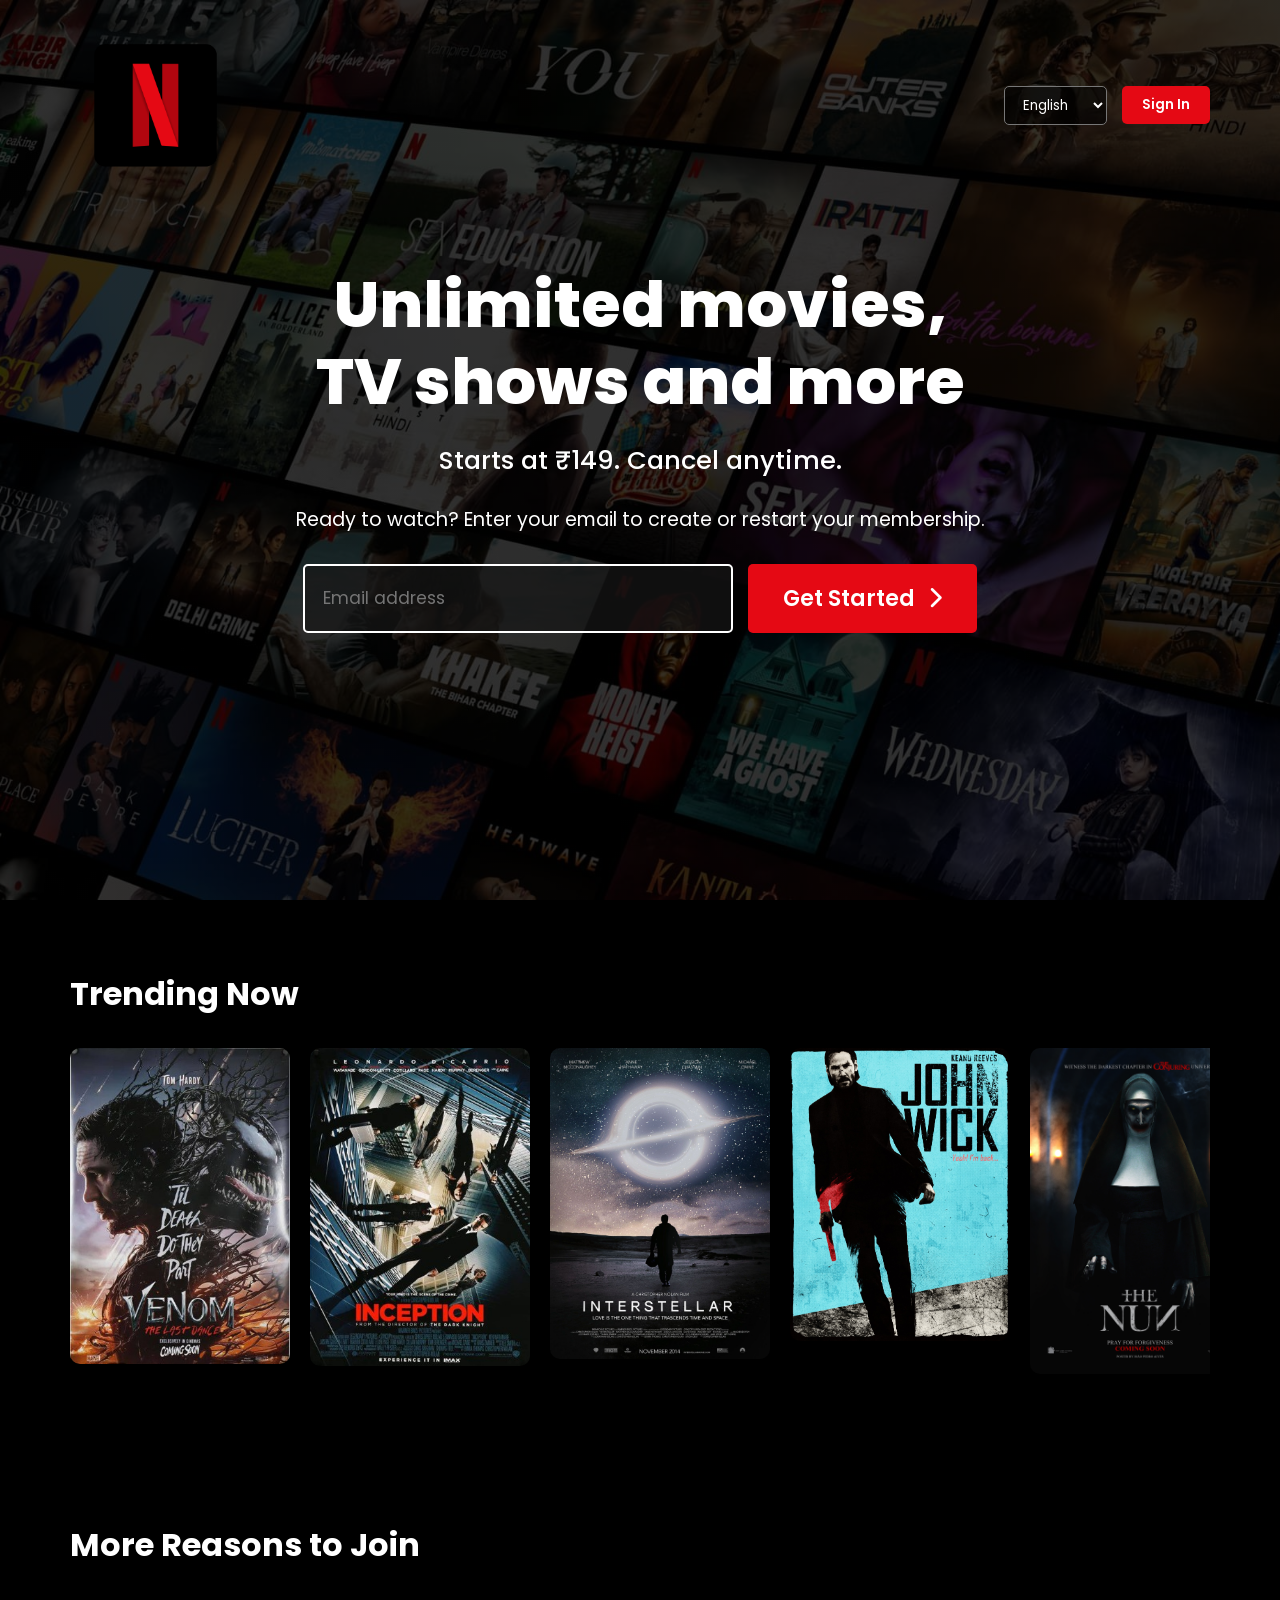
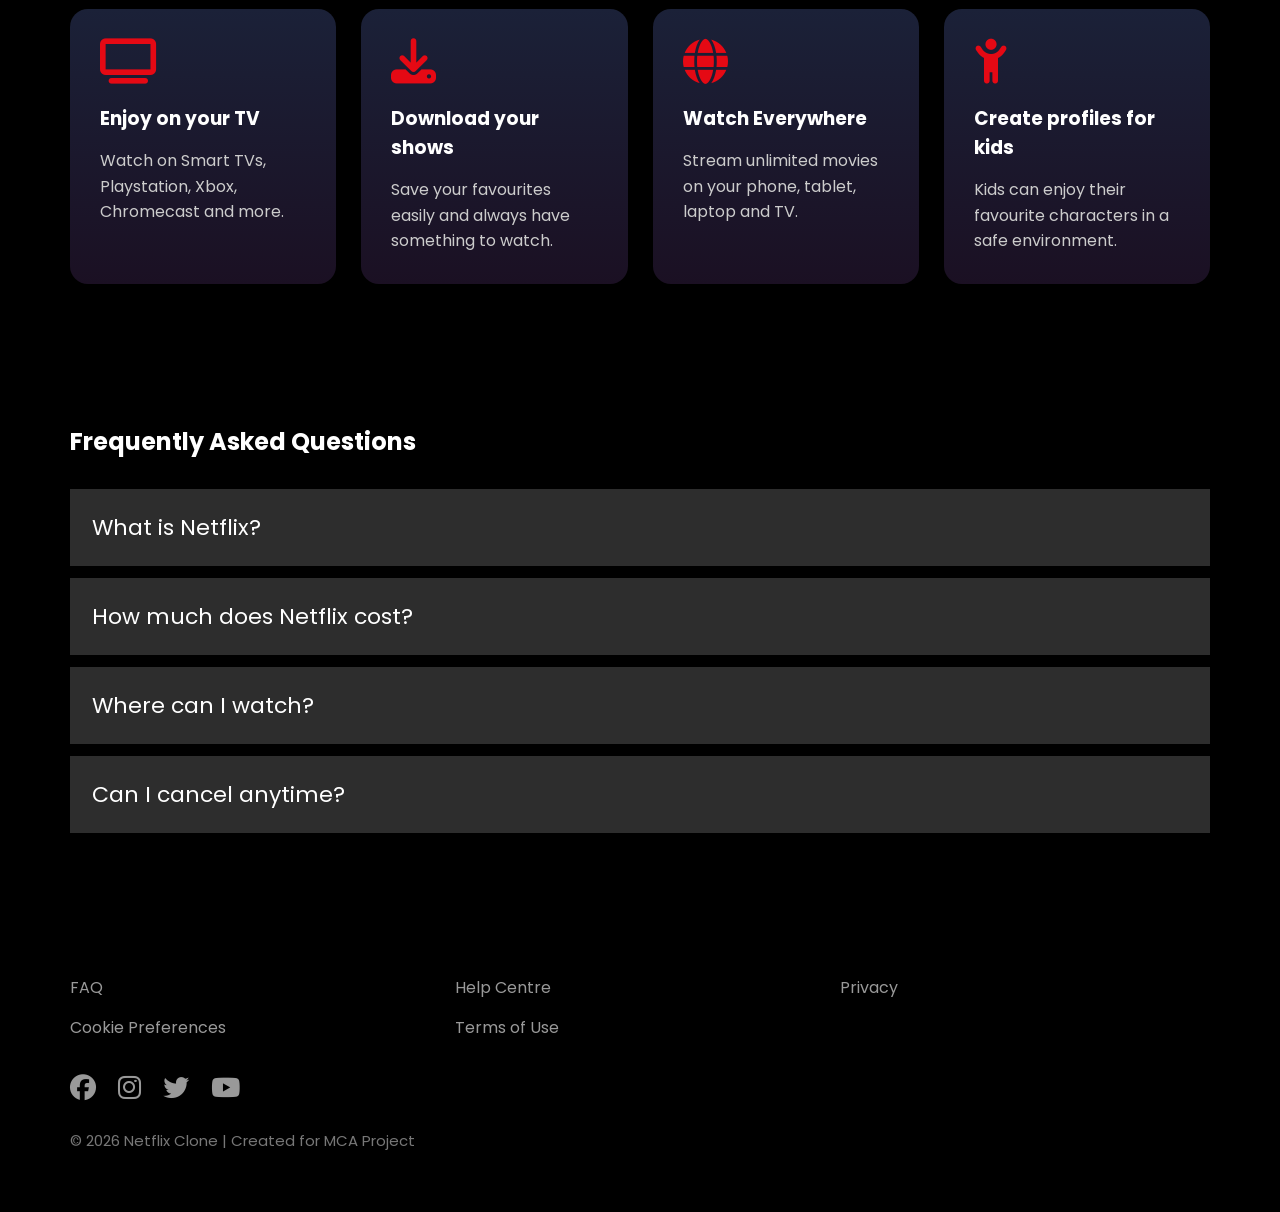
<file: index.html>
<!DOCTYPE html>
<html lang="en">
<head>
    <meta charset="UTF-8">
    <meta name="viewport" content="width=device-width, initial-scale=1.0">
    <title>Netflix Clone</title>

    <!-- CSS -->
    <link rel="stylesheet" href="style.css">

    <!-- Font Awesome -->
    <link rel="stylesheet"
        href="https://cdnjs.cloudflare.com/ajax/libs/font-awesome/6.5.2/css/all.min.css">
</head>
<body>

    <!-- ================= NAVBAR ================= -->

    <header>

        <nav class="navbar">

            <img src="Netflix-Logo-PNG-File.png"
                alt="Netflix Logo"
                class="logo">

            <div class="nav-right">

                <select>
                    <option>English</option>
                    <option>Hindi</option>
                    <option>marathi</option>
                    <option>french</option>
                    <option>dutch</option>
                    <option>turkish</option>
                </select>

                <a href="login.html">
                    <button class="signin-btn">
                        Sign In
                    </button>
                </a>

            </div>

        </nav>

    </header>

    <!-- ================= HERO ================= -->

    <section class="hero">

        <div class="overlay"></div>

        <div class="hero-content">

            <h1>
                Unlimited movies,<br>
                TV shows and more
            </h1>

            <h3>
                Starts at ₹149. Cancel anytime.
            </h3>

            <p>
                Ready to watch? Enter your email to create or restart your membership.
            </p>

            <div class="email-box">

                <input
                    type="email"
                    id="email"
                    placeholder="Email address">

                <button id="getStarted">
                    Get Started
                    <i class="fa-solid fa-chevron-right"></i>
                </button>

            </div>

        </div>

    </section>

    <!-- ================= TRENDING ================= -->

    <section class="trending">

        <h2>Trending Now</h2>

        <div class="movie-container">

            <div class="movie-card">
                <img src="venom.jpeg" alt="Venom">
            </div>

            <div class="movie-card">
                <img src="inception.jpeg" alt="Inception">
            </div>

            <div class="movie-card">
                <img src="interstellar.jpg" alt="Interstellar">
            </div>

            <div class="movie-card">
                <img src="john wick.jpg" alt="John Wick">
            </div>

            <div class="movie-card">
                <img src="nun.jpg" alt="The Nun">
            </div>

            <div class="movie-card">
                <img src="turismo.jpg" alt="Gran Turismo">
            </div>

        </div>

    </section>

    <!-- ================= FEATURES ================= -->

    <section class="features">

        <h2>More Reasons to Join</h2>

        <div class="features-container">

            <div class="feature-card">

                <i class="fa-solid fa-tv"></i>

                <h3>Enjoy on your TV</h3>

                <p>
                    Watch on Smart TVs,
                    Playstation,
                    Xbox,
                    Chromecast and more.
                </p>

            </div>

            <div class="feature-card">
                <i class="fa-solid fa-download"></i>
                <h3>Download your shows</h3>
                <p>
                    Save your favourites easily
                    and always have something to watch.
                </p>
            </div>

            <div class="feature-card">
                <i class="fa-solid fa-globe"></i>
                <h3>Watch Everywhere</h3>
                <p>
                    Stream unlimited movies
                    on your phone,
                    tablet,
                    laptop and TV.
                </p>

            </div>

            <div class="feature-card">

                <i class="fa-solid fa-child-reaching"></i>

                <h3>Create profiles for kids</h3>

                <p>
                    Kids can enjoy their favourite
                    characters in a safe environment.
                </p>

            </div>

        </div>

    </section>

    <!-- ================= FAQ ================= -->

    <section class="faq">

        <h2>Frequently Asked Questions</h2>

        <div class="faq-item">

            <button class="accordion">
                What is Netflix?
            </button>

            <div class="panel">
                <p>
                    Netflix is a streaming service that offers movies, TV shows, anime and documentaries.
                </p>
            </div>

        </div>

        <div class="faq-item">

            <button class="accordion">
                How much does Netflix cost?
            </button>

            <div class="panel">
                <p>
                    Plans start at ₹149 per month.
                </p>
            </div>

        </div>

        <div class="faq-item">

            <button class="accordion">
                Where can I watch?
            </button>

            <div class="panel">
                <p>
                    Watch on your phone, laptop, tablet or Smart TV.
                </p>
            </div>

        </div>

        <div class="faq-item">

            <button class="accordion">
                Can I cancel anytime?
            </button>
            <div class="panel">
                <p>
                    Yes. There are no cancellation fees.
                </p>
            </div>
        </div>
    </section>

    <!-- ================= FOOTER ================= -->

    <footer>

        <div class="footer-links">
            <a href="#">FAQ</a>
            <a href="#">Help Centre</a>
            <a href="#">Privacy</a>
            <a href="#">Cookie Preferences</a>
            <a href="#">Terms of Use</a>
        </div>

        <div class="social">

            <i class="fab fa-facebook"></i>
            <i class="fab fa-instagram"></i>
            <i class="fab fa-twitter"></i>
            <i class="fab fa-youtube"></i>
        </div>

        <p>
            © 2026 Netflix Clone | Created for MCA Project
        </p>

    </footer>

    <script src="script.js"></script>

</body>
</html>
</file>
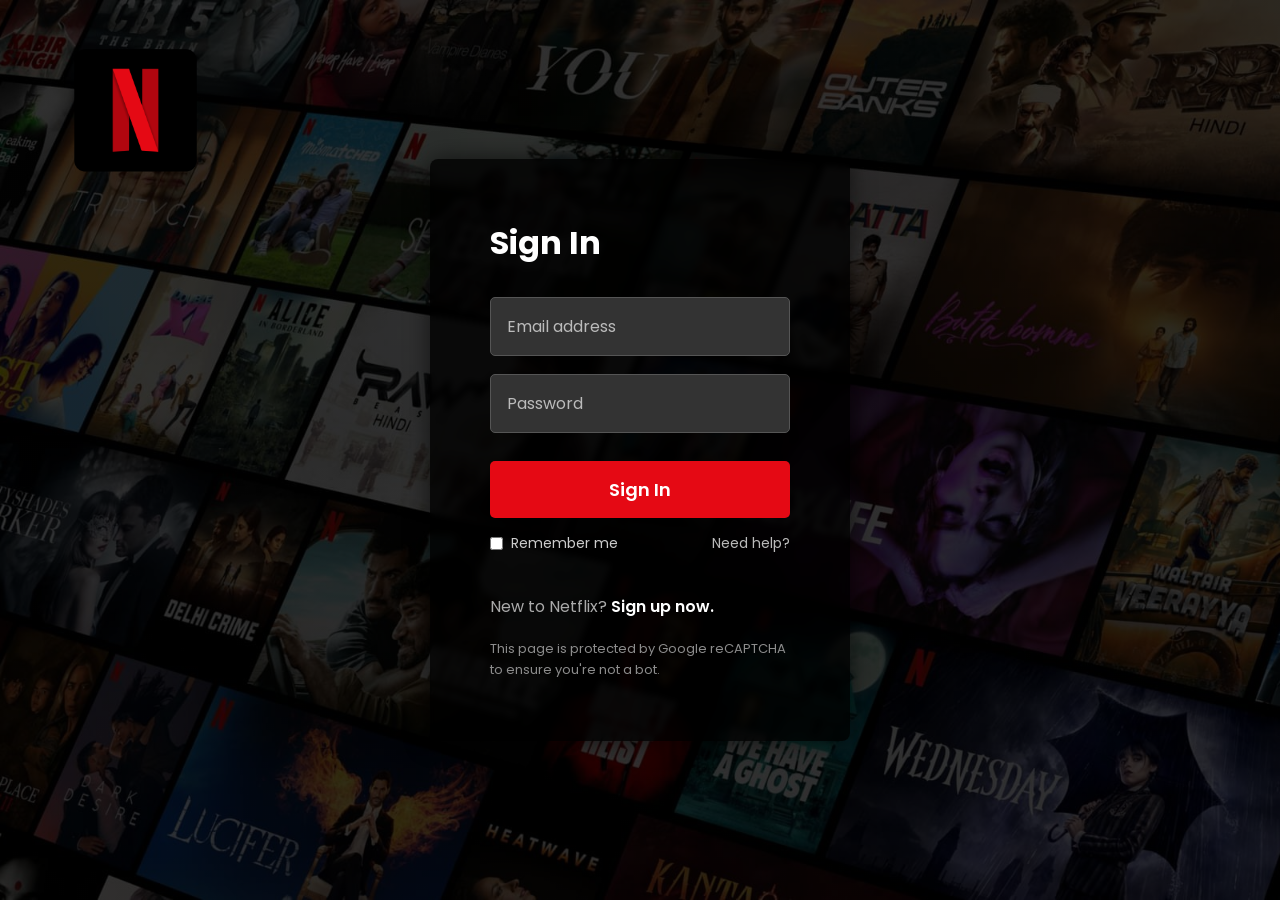
<file: home.html>
<!DOCTYPE html>
<html lang="en">

<head>

    <meta charset="UTF-8">
    <meta name="viewport" content="width=device-width, initial-scale=1.0">

    <title>Netflix - Home</title>

    <link rel="icon" type="image/png" href="Netflix-Logo-PNG-File.png">

    <link rel="stylesheet" href="home.css">
    <link rel="stylesheet" href="preview-extra.css">
    <link rel="stylesheet" href="responsive.css">

    <link rel="stylesheet"
          href="https://cdnjs.cloudflare.com/ajax/libs/font-awesome/6.5.2/css/all.min.css">

</head>

<body>

    <!-- NAVBAR -->
    <header class="navbar">

        <div class="left">

            <a href="home.html">
                <img src="Netflix-Logo-PNG-File.png" class="logo" alt="Netflix Logo">
            </a>

            <nav class="main-nav">
                <ul>
                    <li><a href="home.html" data-section="home" class="nav-link active">Home</a></li>
                    <li><a href="home.html?section=tv" data-section="tv" class="nav-link">TV Shows</a></li>
                    <li><a href="home.html?section=movies" data-section="movies" class="nav-link">Movies</a></li>
                    <li><a href="home.html?section=new" data-section="new" class="nav-link">New & Popular</a></li>
                    <li><a href="mylist.html" data-section="mylist" class="nav-link">My List</a></li>
                </ul>
            </nav>

        </div>

        <div class="right">

            <div class="search-icon" onclick="window.location.href='search.html'">
                <i class="fa-solid fa-magnifying-glass"></i>
            </div>

            <div class="kids" onclick="window.location.href='profiles.html'" style="cursor:pointer" title="Switch Profile">
                <span>Kids</span>
            </div>

            <span class="children-text">User</span>

            <a href="profile.html" class="profile-container">
                <img src="profile.jpg" class="profile" alt="Profile">
                <i class="fa-solid fa-caret-down"></i>
            </a>

        </div>

    </header>

    <!-- HERO -->
    <section class="hero" id="hero">

        <div class="hero-bg"></div>

        <div class="hero-trailer" id="heroTrailer">
            <iframe id="trailerIframe" src="" frameborder="0"
                allow="autoplay; encrypted-media; picture-in-picture" allowfullscreen>
            </iframe>
        </div>

        <div class="hero-overlay"></div>

        <div class="banner-content">

            <div class="netflix-series">
                <span>N</span> FILM
            </div>

            <h1>Gran Turismo</h1>

            <div class="hero-details">
                <span class="match">98% Match</span>
                <span>2023</span>
                <span>2h 14m</span>
                <span class="hd">HD</span>
            </div>

            <p>
                Based on the incredible true story of a young gamer whose racing skills
                earned him the chance to become a professional race car driver.
            </p>

            <div class="buttons">
                <button class="play" onclick="location.href='movie.html?id=15'">
                    <i class="fa-solid fa-play"></i> Play
                </button>
                <button class="info" id="moreInfoBtn">
                    <i class="fa-solid fa-circle-info"></i> More Info
                </button>
            </div>

        </div>

    </section>

    <!-- MAIN -->
    <main class="main-content">

        <div id="homePageContent">

            <!-- TOP 10 -->
            <section class="top10-section">
                <div class="top10-heading">
                    <h2>Top 10 in India Today</h2>
                    <button class="top10-arrow"><i class="fa-solid fa-chevron-right"></i></button>
                </div>
                <div class="top10-row" id="top10Movies"></div>
            </section>

            <!-- CONTINUE WATCHING -->
            <section class="movie-section" id="continueSection">
                <div class="section-heading">
                    <h2>Continue Watching</h2>
                    <button class="arrow-btn"><i class="fa-solid fa-chevron-right"></i></button>
                </div>
                <div class="movie-row" id="continueWatching"></div>
            </section>

            <!-- MY LIST -->
            <section class="movie-section" id="myListSection">
                <div class="section-heading">
                    <h2>My List</h2>
                    <button class="arrow-btn"><i class="fa-solid fa-chevron-right"></i></button>
                </div>
                <div class="movie-row" id="myListMovies"></div>
            </section>

            <!-- RECENTLY VIEWED -->
            <section class="movie-section" id="recentSection">
                <div class="section-heading">
                    <h2>Recently Viewed</h2>
                    <button class="arrow-btn"><i class="fa-solid fa-chevron-right"></i></button>
                </div>
                <div class="movie-row" id="recentMovies"></div>
            </section>

            <!-- DYNAMIC GENRE ROWS -->
            <div id="genreRows"></div>

        </div>

        <!-- CATEGORY / NEW & POPULAR PAGE -->
        <div id="categoryPage" class="category-page" style="display:none;">

            <div class="category-page-header">
                <h1 id="categoryPageTitle">Movies</h1>

                <div class="genre-dropdown">
                    <button id="genreButton" class="genre-button">
                        Genres <i class="fa-solid fa-chevron-down"></i>
                    </button>
                    <div id="genreMenu" class="genre-menu"></div>
                </div>
            </div>

            <div id="categorySections" class="category-sections"></div>

        </div>

    </main>

    <!-- FOOTER -->
    <footer class="movie-footer">
        <div class="footer-container">
            <p class="footer-question">
                Questions? Call <a href="#">000-800-919-1694</a>
            </p>

            <div class="footer-links">
                <div class="footer-column">
                    <a href="#">FAQ</a>
                    <a href="#">Investor Relations</a>
                    <a href="#">Privacy</a>
                    <a href="#">Speed Test</a>
                </div>
                <div class="footer-column">
                    <a href="#">Help Centre</a>
                    <a href="#">Jobs</a>
                    <a href="#">Cookie Preferences</a>
                    <a href="#">Legal Notices</a>
                </div>
                <div class="footer-column">
                    <a href="#">Account</a>
                    <a href="#">Ways to Watch</a>
                    <a href="#">Corporate Information</a>
                    <a href="#">Only on Netflix</a>
                </div>
                <div class="footer-column">
                    <a href="#">Media Centre</a>
                    <a href="#">Terms of Use</a>
                    <a href="#">Contact Us</a>
                    <a href="#">Accessibility</a>
                </div>
            </div>

            <div class="footer-bottom">
                <button class="language-btn">
                    <i class="fa-solid fa-globe"></i> English
                    <i class="fa-solid fa-chevron-down"></i>
                </button>
                <p class="netflix-country">Netflix Clone India</p>
            </div>

            <p class="copyright">
                © 2026 Netflix Clone. Created for educational purposes.
            </p>
        </div>
    </footer>

    <script src="app.js"></script>
    <script src="movies.js"></script>
    <script src="home.js"></script>

</body>
</html>
</file>
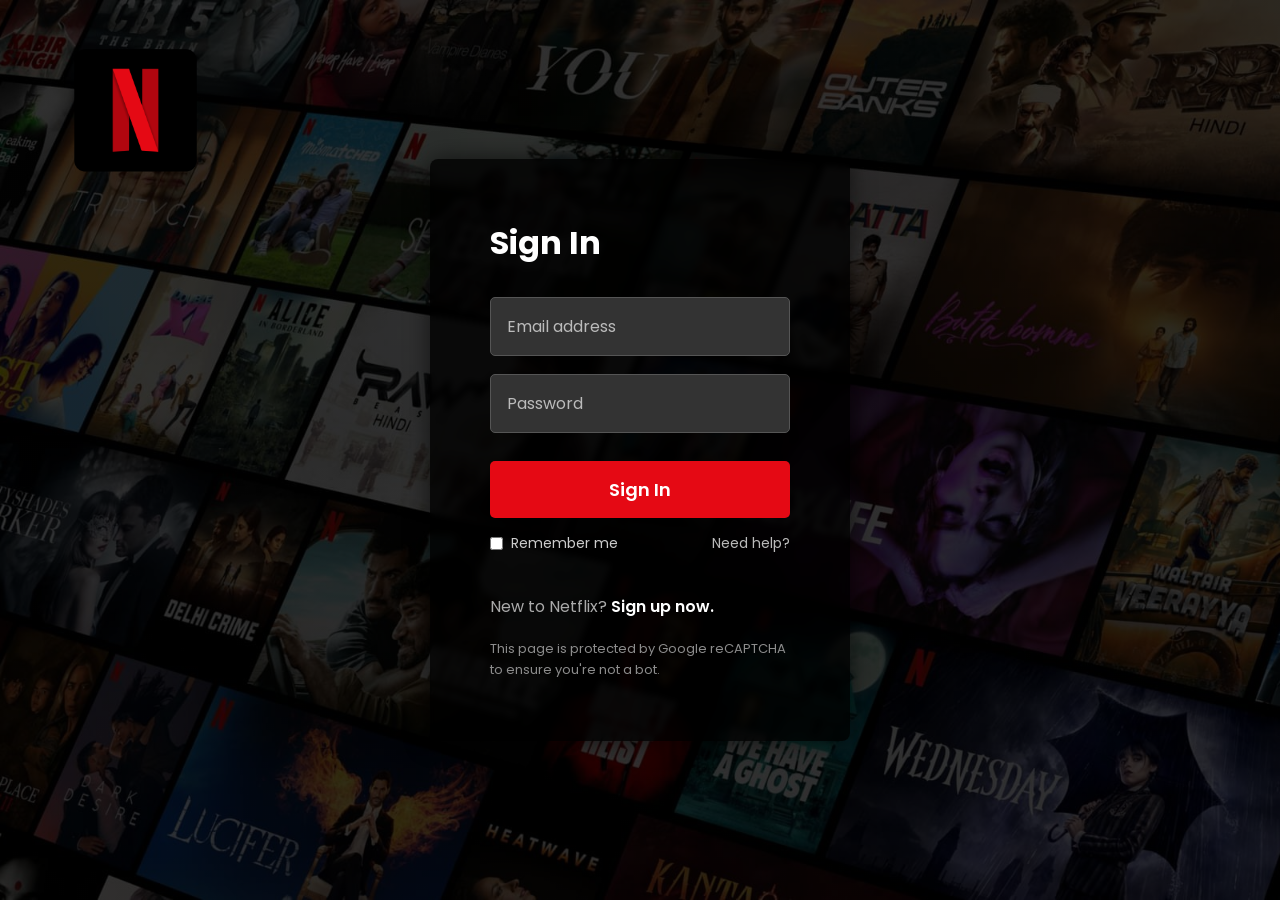
<file: login.html>
<!DOCTYPE html>
<html lang="en">

<head>

    <meta charset="UTF-8">
    <meta name="viewport" content="width=device-width, initial-scale=1.0">

    <title>Netflix - Sign In</title>

    <link rel="stylesheet" href="login.css">
    <link rel="stylesheet" href="responsive.css">

    <link rel="stylesheet"
        href="https://cdnjs.cloudflare.com/ajax/libs/font-awesome/6.5.2/css/all.min.css">

</head>

<body>

    <div class="overlay"></div>

    <!-- Header -->
    <header>

        <a href="index.html">
            <img src="Netflix-Logo-PNG-File.png" alt="Netflix Logo" class="logo">
        </a>

    </header>

    <!-- Login Box -->
    <div class="login-container">

        <h1>Sign In</h1>

        <form id="loginForm">

            <input
                type="email"
                id="email"
                name="email"
                placeholder="Email address"
                autocomplete="email"
                required>

            <input
                type="password"
                id="password"
                name="password"
                placeholder="Password"
                autocomplete="current-password"
                required>

            <button type="submit">
                Sign In
            </button>

            <div class="options">

                <label>

                    <input type="checkbox">

                    Remember me

                </label>

                <a href="#">
                    Need help?
                </a>

            </div>

        </form>

        <p class="signup">

            New to Netflix?

            <a href="signup.html">
                Sign up now.
            </a>

        </p>

        <small>
            This page is protected by Google reCAPTCHA to ensure you're not a bot.
        </small>

    </div>

    <script src="login.js"></script>

</body>

</html>
</file>
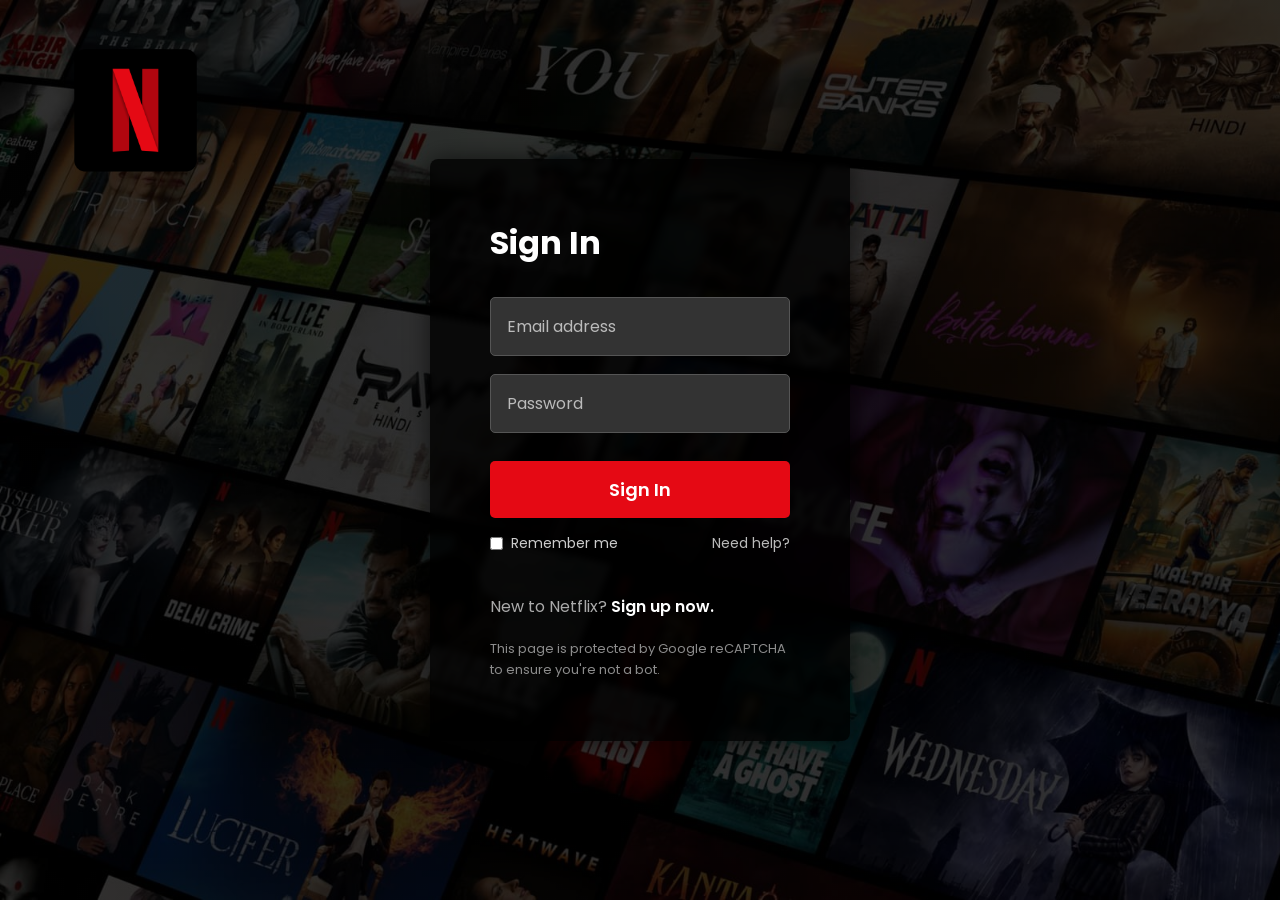
<file: movie.html>
<!DOCTYPE html>
<html lang="en">

<head>
    <meta charset="UTF-8">
    <meta name="viewport" content="width=device-width, initial-scale=1.0">

    <title>Movie Details | Netflix</title>

    <link rel="stylesheet" href="movie.css">

    <link rel="stylesheet"
          href="https://cdnjs.cloudflare.com/ajax/libs/font-awesome/6.5.2/css/all.min.css">
</head>

<body>

    <!-- =========================
            NAVBAR
    ========================== -->

    <nav class="navbar">

        <a href="home.html" class="logo-link">
            <img src="Netflix-Logo-PNG-File.png"
                 class="logo"
                 alt="Netflix">
        </a>

        <button class="back-btn" onclick="history.back()">
            <i class="fa-solid fa-arrow-left"></i>
            Back
        </button>

    </nav>


    <!-- =========================
            HERO BANNER
    ========================== -->

    <section class="banner" id="movieBanner">

        <div class="banner-trailer" id="bannerTrailer">

            <iframe
                id="bannerTrailerFrame"
                src=""
                title="Movie Trailer"
                frameborder="0"
                allow="autoplay; encrypted-media; picture-in-picture"
                allowfullscreen>
            </iframe>

        </div>


        <div class="overlay"></div>


        <div class="banner-content">

            <h1 id="movieTitle">
                Loading movie details...
            </h1>


            <div class="movie-info">

                <span id="movieYear">2025</span>
                <span id="movieDuration">2h 00m</span>
                <span id="movieRating">★ 8.5</span>
                <span class="hd">HD</span>

            </div>


            <p class="genre" id="movieGenre">Action</p>

            <p class="description" id="movieDescription">
                Loading movie details...
            </p>


            <div class="buttons">

                <button class="play-btn" id="playBtn">
                    <i class="fa-solid fa-play"></i>
                    Play
                </button>

                <button class="list-btn" id="myListBtn">
                    <i class="fa-solid fa-plus"></i>
                    My List
                </button>

            </div>

        </div>

    </section>


    <!-- =========================
            MOVIE DETAILS
    ========================== -->

    <section class="details">

        <div class="left-details">

            <h2>About</h2>

            <p id="movieSummary">
                Loading movie details...
            </p>

        </div>


        <div class="right-details">

            <h3>Cast</h3>

            <div id="movieCast">
                <!-- Generated by JS -->
            </div>

        </div>

    </section>


    <!-- =========================
            MORE LIKE THIS
    ========================== -->

    <section class="recommended">

        <h2>More Like This</h2>

        <div class="movie-row" id="recommendedMovies">
            <!-- Generated by movie.js -->
        </div>

    </section>


    <!-- =========================
            MOVIE STATS
    ========================== -->

    <section class="movie-extra">

        <div class="extra-card">
            <i class="fa-solid fa-film"></i>
            <h3>Genre</h3>
            <p id="extraGenre">Action</p>
        </div>

        <div class="extra-card">
            <i class="fa-solid fa-star"></i>
            <h3>IMDb Rating</h3>
            <p id="extraRating">8.5</p>
        </div>

        <div class="extra-card">
            <i class="fa-solid fa-calendar"></i>
            <h3>Release Year</h3>
            <p id="extraYear">2025</p>
        </div>

        <div class="extra-card">
            <i class="fa-regular fa-clock"></i>
            <h3>Duration</h3>
            <p id="extraDuration">2h 10m</p>
        </div>

    </section>


    <!-- =========================
            FOOTER
    ========================== -->

    <footer>

        <p>Questions? Contact us.</p>

        <div class="footer-links">
            <a href="#">FAQ</a>
            <a href="#">Help Centre</a>
            <a href="#">Terms of Use</a>
            <a href="#">Privacy</a>
            <a href="#">Cookie Preferences</a>
            <a href="#">Corporate Information</a>
            <a href="#">Contact Us</a>
            <a href="#">Netflix Originals</a>
        </div>

        <p class="copyright">
            © 2026 Netflix Clone | Created by Anjali Rathord
        </p>

    </footer>


    <!-- =========================
            JAVASCRIPT
    ========================== -->

    <script src="app.js"></script>
    <script src="movies.js"></script>
    <script src="movie.js"></script>

</body>

</html>
</file>
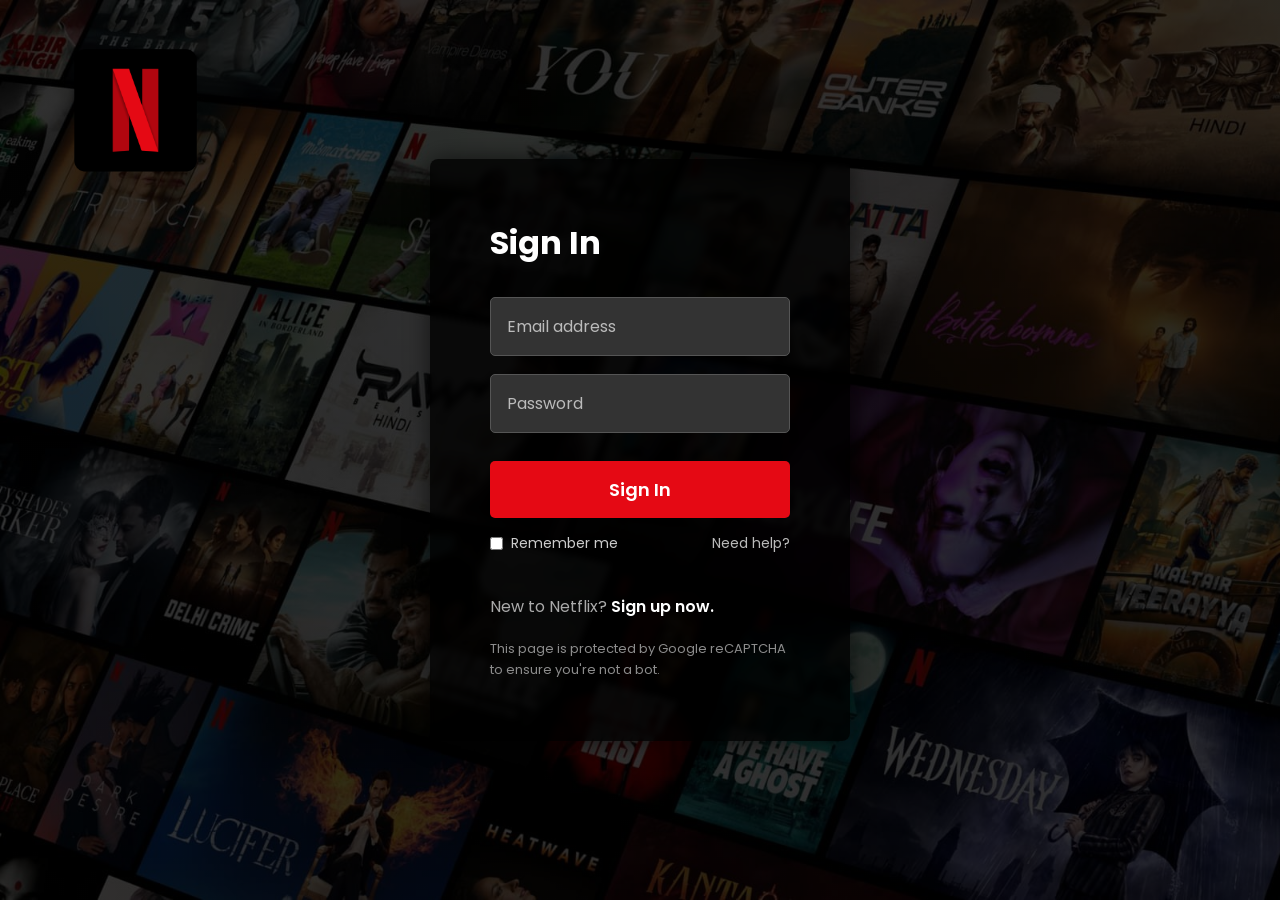
<file: mylist.html>
<!DOCTYPE html>
<html lang="en">

<head>

<meta charset="UTF-8">

<meta name="viewport"
content="width=device-width, initial-scale=1.0">

<title>My List | Netflix</title>

<link rel="stylesheet" href="mylist.css">

<link rel="stylesheet"
href="https://cdnjs.cloudflare.com/ajax/libs/font-awesome/6.5.2/css/all.min.css">

</head>

<body>

<!-- ================= NAVBAR ================= -->

<nav class="navbar">

    <a href="home.html">

        <img src="Netflix-Logo-PNG-File.png"
        class="logo">

    </a>

    <button
    class="back-btn"
    onclick="window.location.href='home.html'">

        <i class="fa-solid fa-house"></i>

        Home

    </button>

</nav>

<!-- ================= HEADER ================= -->

<section class="header">

    <h1>

        ❤️ My List

    </h1>

    <p>

        Your saved movies in one place.

    </p>

</section>

<!-- ================= MOVIES ================= -->

<section class="movies">

    <div
    class="movie-grid"
    id="myListGrid">

    </div>

</section>
<!-- ================= FOOTER ================= -->

<footer>

    <p>

        Netflix Clone © 2026

    </p>

</footer>

<script src="app.js"></script>
<script src="movies.js"></script>
<script src="mylist.js"></script>

</body>

</html>
</file>
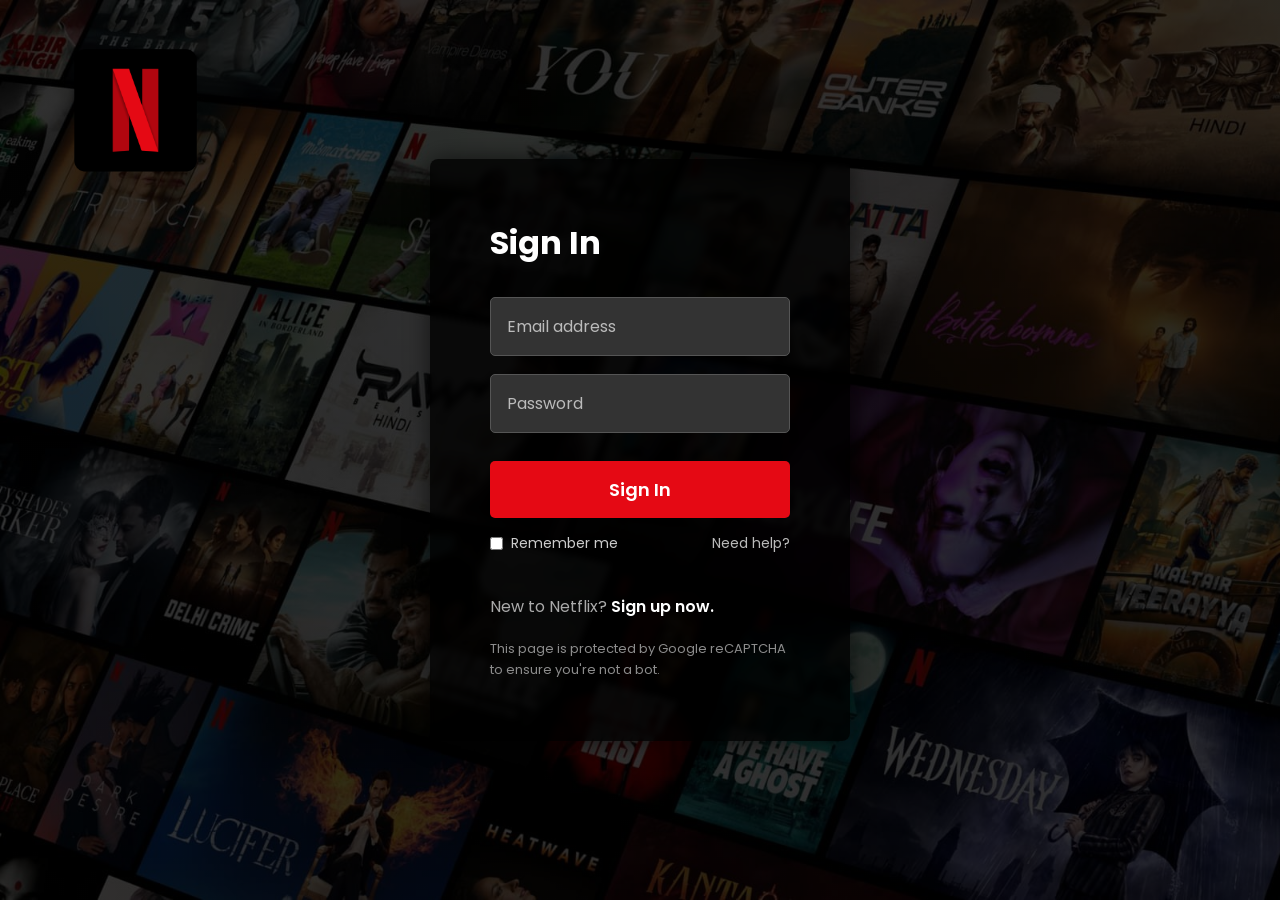
<file: profile.html>
<!DOCTYPE html>
<html lang="en">

<head>

    <meta charset="UTF-8">

    <meta name="viewport"
          content="width=device-width, initial-scale=1.0">

    <title>Profile | Netflix</title>

    <link rel="stylesheet"
          href="profile.css">

    <link rel="stylesheet"
          href="https://cdnjs.cloudflare.com/ajax/libs/font-awesome/6.5.2/css/all.min.css">

</head>


<body>


    <!-- ==========================================
                    NAVBAR
    =========================================== -->

    <header class="profile-navbar">

        <a href="home.html">

            <img
                src="Netflix-Logo-PNG-File.png"
                class="logo"
                alt="Netflix">

        </a>


        <button
            class="home-btn"
            onclick="window.location.href='home.html'">

            <i class="fa-solid fa-house"></i>

            Home

        </button>

    </header>



    <!-- ==========================================
                  PROFILE CONTENT
    =========================================== -->

    <main class="profile-page">


        <!-- PROFILE CARD -->

        <section class="profile-card">

            <div class="profile-image-wrapper">

                <img
                    src="profile.jpg"
                    class="profile-img"
                    alt="Profile">

                <div class="online-dot"></div>

            </div>


            <div class="profile-info">

                <h1 id="userName">
                    User
                </h1>

                <p id="userEmail">
                    
                </p>

                <span class="member-badge">

                    <i class="fa-solid fa-crown"></i>

                    Premium Member

                </span>

            </div>

        </section>



        <!-- ==========================================
                     PROFILE OPTIONS
        =========================================== -->

        <section class="profile-options">


            <!-- SAVED MOVIES -->

            <div
                class="option-card saved-card"
                id="savedMoviesCard">

                <div class="option-icon">

                    <i class="fa-solid fa-heart"></i>

                </div>

                <div class="option-content">

                    <h2 id="myListCount">
                        0
                    </h2>

                    <h3>
                        Saved Movies
                    </h3>

                    <p>
                        View your personal movie list
                    </p>

                </div>

                <i class="fa-solid fa-chevron-right option-arrow"></i>

            </div>



            <!-- MEMBERSHIP -->

            <div
                class="option-card membership-card">

                <div class="option-icon">

                    <i class="fa-solid fa-crown"></i>

                </div>

                <div class="option-content">

                    <h2>
                        Premium
                    </h2>

                    <h3>
                        Membership
                    </h3>

                    <p>
                        Your plan is active
                    </p>

                </div>

                <span class="active-badge">
                    Active
                </span>

            </div>



            <!-- SETTINGS -->

            <div
                class="option-card settings-card"
                id="settingsCard">

                <div class="option-icon">

                    <i class="fa-solid fa-gear"></i>

                </div>

                <div class="option-content">

                    <h2>
                        Settings
                    </h2>

                    <h3>
                        Account Settings
                    </h3>

                    <p>
                        Manage your profile preferences
                    </p>

                </div>

                <i class="fa-solid fa-chevron-right option-arrow"></i>

            </div>


        </section>



        <!-- ==========================================
                    QUICK ACTIONS
        =========================================== -->

        <section class="quick-section">

            <h2>
                Quick Actions
            </h2>


            <div class="quick-actions">


                <button
                    onclick="window.location.href='mylist.html'">

                    <i class="fa-solid fa-list"></i>

                    My List

                </button>


                <button
                    onclick="window.location.href='search.html'">

                    <i class="fa-solid fa-magnifying-glass"></i>

                    Search Movies

                </button>


                <button
                    onclick="window.location.href='home.html'">

                    <i class="fa-solid fa-play"></i>

                    Browse Netflix

                </button>


            </div>

        </section>



        <!-- ==========================================
                    LOGOUT
        =========================================== -->

        <button
            class="logout-btn"
            id="logoutBtn">

            <i class="fa-solid fa-right-from-bracket"></i>

            Logout

        </button>

    </main>



    <!-- ==========================================
                 SETTINGS MODAL
    =========================================== -->

    <div
        class="settings-overlay"
        id="settingsOverlay">


        <div class="settings-modal">


            <button
                class="close-settings"
                id="closeSettings">

                <i class="fa-solid fa-xmark"></i>

            </button>


            <div class="settings-title">

                <i class="fa-solid fa-gear"></i>

                <h2>
                    Account Settings
                </h2>

            </div>


            <div class="setting-item">

                <div>

                    <h3>
                        Profile
                    </h3>

                    <p id="settingsName">
                        User
                    </p>

                </div>

                <i class="fa-solid fa-user"></i>

            </div>


            <div class="setting-item">

                <div>

                    <h3>
                        Email
                    </h3>

                    <p id="settingsEmail">
                        
                    </p>

                </div>

                <i class="fa-solid fa-envelope"></i>

            </div>


            <div class="setting-item">

                <div>

                    <h3>
                        Membership
                    </h3>

                    <p>
                        Premium Plan
                    </p>

                </div>

                <i class="fa-solid fa-crown"></i>

            </div>


            <div class="setting-item">

                <div>

                    <h3>
                        Language
                    </h3>

                    <p>
                        English
                    </p>

                </div>

                <i class="fa-solid fa-language"></i>

            </div>


        </div>

    </div>



    <!-- ==========================================
                     FOOTER
    =========================================== -->

    <footer>

        <p>
            Netflix Clone © 2026
        </p>

        <div class="footer-links">

            <a href="#">
                Privacy
            </a>

            <a href="#">
                Terms of Use
            </a>

            <a href="#">
                Help Centre
            </a>

        </div>

    </footer>


    <script src="app.js"></script>
    <script src="profile.js"></script>

</body>

</html>
</file>
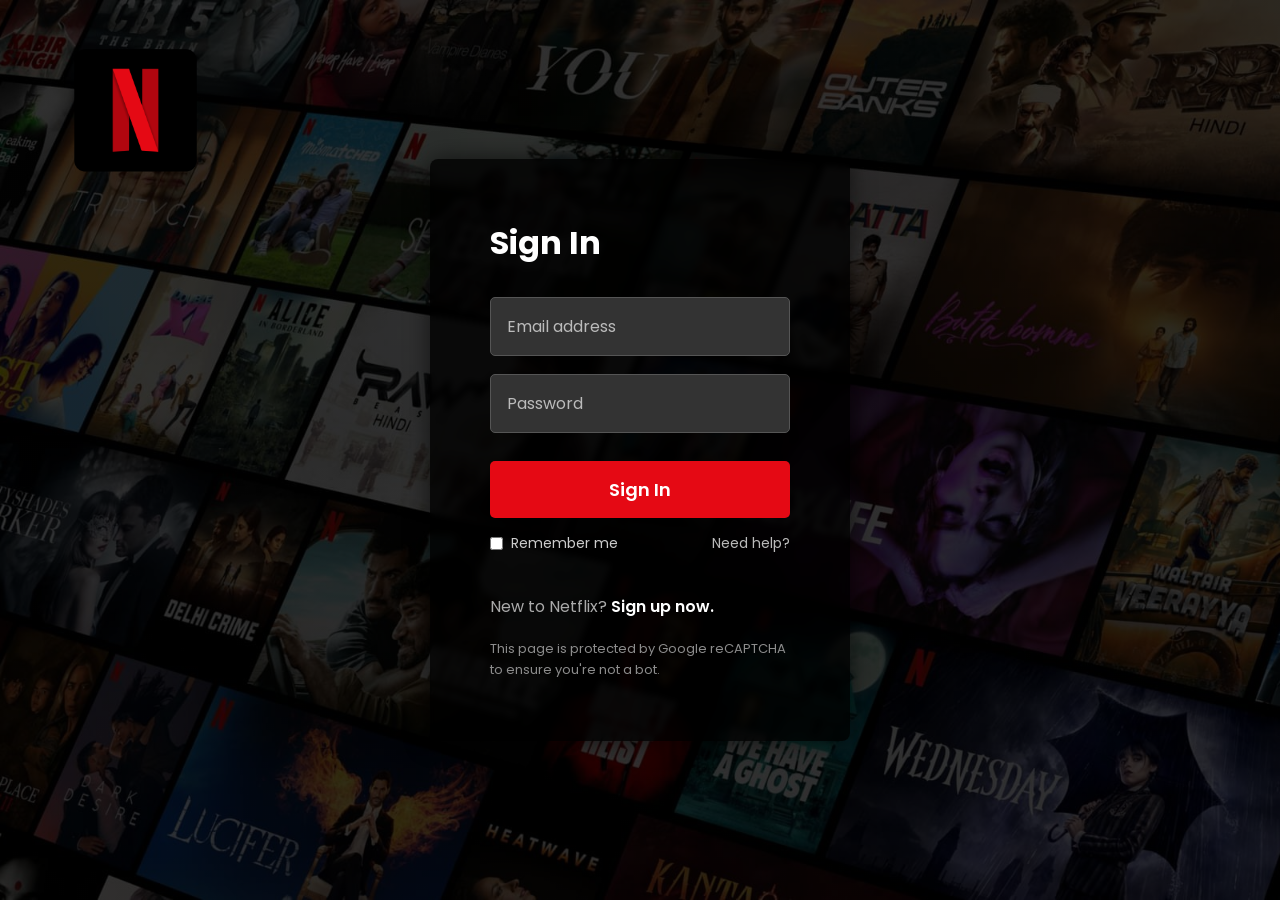
<file: profiles.html>
<!DOCTYPE html>
<html lang="en">
<head>
    <meta charset="UTF-8">
    <meta name="viewport" content="width=device-width, initial-scale=1.0">
    <title>Who's Watching? | Netflix</title>
    <link rel="stylesheet" href="https://cdnjs.cloudflare.com/ajax/libs/font-awesome/6.5.2/css/all.min.css">
    <style>
        * { margin: 0; padding: 0; box-sizing: border-box; }
        body {
            background: #141414;
            color: #fff;
            font-family: 'Helvetica Neue', Arial, sans-serif;
            min-height: 100vh;
            display: flex;
            flex-direction: column;
            align-items: center;
            justify-content: center;
        }
        .logo {
            position: absolute;
            top: 20px;
            left: 40px;
            height: 40px;
        }
        h1 {
            font-size: 3.5vw;
            font-weight: 400;
            margin-bottom: 40px;
            color: #fff;
        }
        .profiles {
            display: flex;
            gap: 30px;
            flex-wrap: wrap;
            justify-content: center;
            max-width: 900px;
        }
        .profile-card {
            text-align: center;
            cursor: pointer;
            transition: 0.2s;
            width: 140px;
        }
        .profile-card:hover .avatar {
            border-color: #fff;
        }
        .profile-card:hover .name {
            color: #fff;
        }
        .avatar {
            width: 140px;
            height: 140px;
            border-radius: 8px;
            border: 3px solid transparent;
            object-fit: cover;
            background: #333;
            display: flex;
            align-items: center;
            justify-content: center;
            font-size: 48px;
            margin-bottom: 12px;
            transition: 0.2s;
        }
        .avatar img {
            width: 100%;
            height: 100%;
            object-fit: cover;
            border-radius: 6px;
        }
        .name {
            color: #808080;
            font-size: 1.1rem;
            transition: 0.2s;
        }
        .kids .avatar {
            background: linear-gradient(135deg, #1e90ff, #00ced1);
        }
        .manage {
            margin-top: 50px;
            border: 1px solid #808080;
            color: #808080;
            background: transparent;
            padding: 10px 28px;
            font-size: 0.95rem;
            letter-spacing: 2px;
            cursor: pointer;
            transition: 0.2s;
        }
        .manage:hover {
            border-color: #fff;
            color: #fff;
        }
        @media (max-width: 600px) {
            h1 { font-size: 1.8rem; }
            .avatar { width: 100px; height: 100px; }
            .profile-card { width: 100px; }
        }
    </style>
</head>
<body>

    <img src="Netflix-Logo-PNG-File.png" alt="Netflix" class="logo">

    <h1>Who's watching?</h1>

    <div class="profiles" id="profiles">
        <!-- filled by JS -->
    </div>

    <button class="manage" onclick="alert('Profile management coming soon')">
        MANAGE PROFILES
    </button>

    <script src="app.js"></script>
    <script>
        if (localStorage.getItem("loggedIn") !== "true") {
            window.location.href = "login.html";
        }

        const user = typeof getCurrentUser === "function" ? getCurrentUser() : null;
        const firstName = user && user.name ? user.name.split(" ")[0] : "User";

        const profilesEl = document.getElementById("profiles");

        const profiles = [
            { name: firstName, avatar: "profile.jpg", type: "adult" },
            { name: "Kids", avatar: null, type: "kids" }
        ];

        profiles.forEach(p => {
            const card = document.createElement("div");
            card.className = "profile-card" + (p.type === "kids" ? " kids" : "");
            card.innerHTML = `
                <div class="avatar">
                    ${p.avatar
                        ? `<img src="${p.avatar}" alt="${p.name}">`
                        : `<i class="fa-solid fa-child"></i>`}
                </div>
                <div class="name">${p.name}</div>
            `;
            card.onclick = () => {
                localStorage.setItem("activeProfile", p.type);
                localStorage.setItem("activeProfileName", p.name);
                window.location.href = "home.html";
            };
            profilesEl.appendChild(card);
        });
    </script>
</body>
</html>
</file>
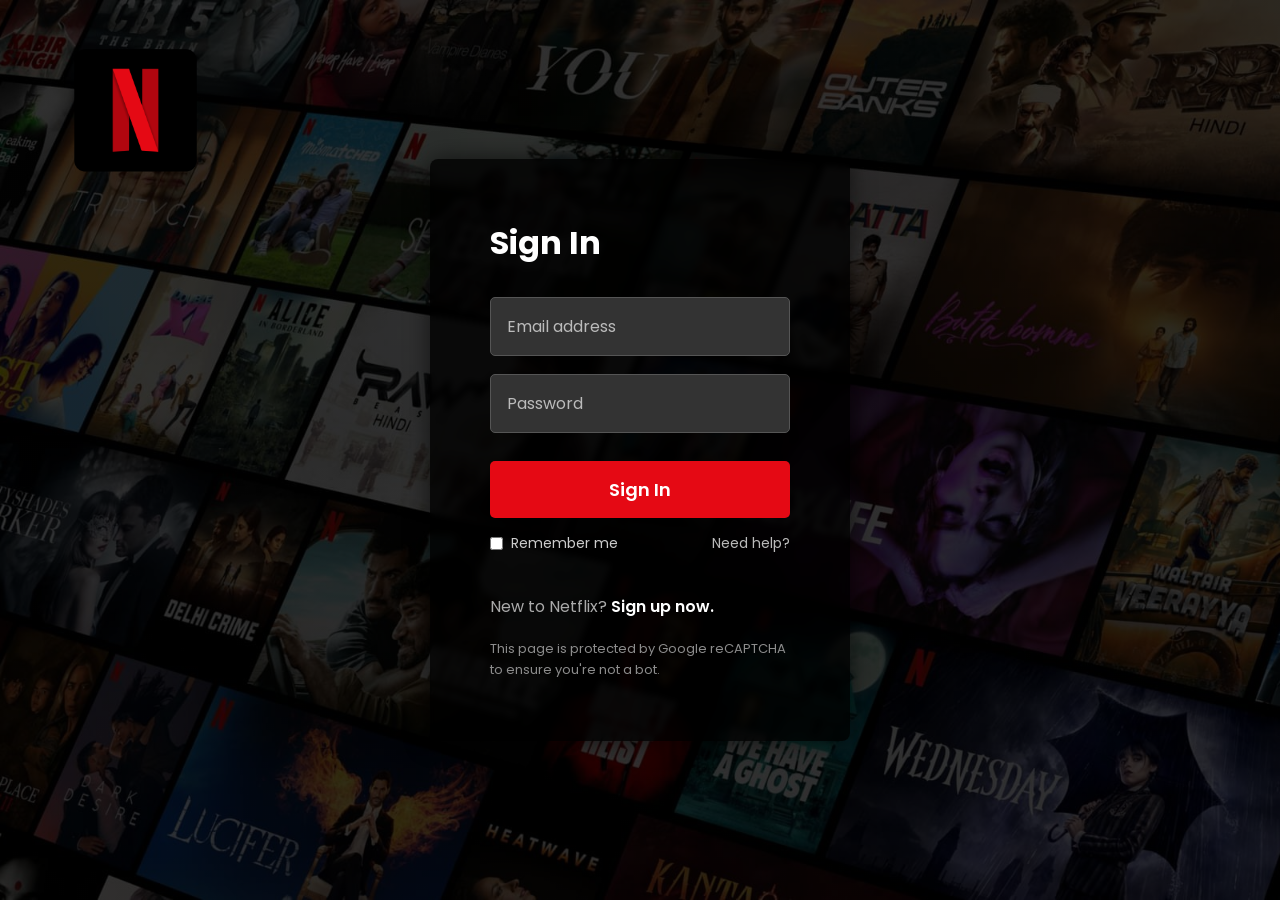
<file: search.html>
<!DOCTYPE html>
<html lang="en">

<head>

    <meta charset="UTF-8">

    <meta name="viewport"
          content="width=device-width, initial-scale=1.0">

    <title>Netflix Search</title>

    <link rel="stylesheet" href="search.css">

    <link rel="stylesheet"
    href="https://cdnjs.cloudflare.com/ajax/libs/font-awesome/6.5.2/css/all.min.css">

</head>

<body>

<!-- ==========================
        NAVBAR
=========================== -->

<nav class="navbar">

    <a href="home.html">

        <img src="Netflix-Logo-PNG-File.png"
             class="logo">

    </a>

    <div class="search-container">

        <i class="fa-solid fa-search"></i>

        <input
            type="text"
            id="searchInput"
            placeholder="Search movies...">

    </div>

    <button
        class="back-btn"
        onclick="window.location='home.html'">

        Home

    </button>

</nav>

<!-- ==========================
        HEADER
=========================== -->

<section class="header">

    <h1>

        Search Movies

    </h1>

    <p>

        Discover your favorite movies.

    </p>

</section>

<!-- ==========================
        CATEGORY FILTER
=========================== -->

<section class="filter">

<select id="category">

<option value="all">

All Categories

</option>

<option value="Action">

Action

</option>

<option value="Series">

Series

</option>

<option value="Romance">

Romance

</option>

<option value="Comedy">

Comedy

</option>

<option value="Sci-Fi">

Sci-Fi

</option>

<option value="Horror">

Horror

</option>

</select>

</section>

<!-- ==========================
        RESULTS
=========================== -->

<section class="movies">

<div
class="movie-grid"
id="movieGrid">

<!-- Generated by search.js -->

</div>

</section>
<!-- ==========================
        FOOTER
=========================== -->

<footer>

<p>

Netflix Clone © 2026

</p>

</footer>

<script src="movies.js"></script>
<script src="app.js"></script>
<script src="search.js"></script>

</body>

</html>
</file>
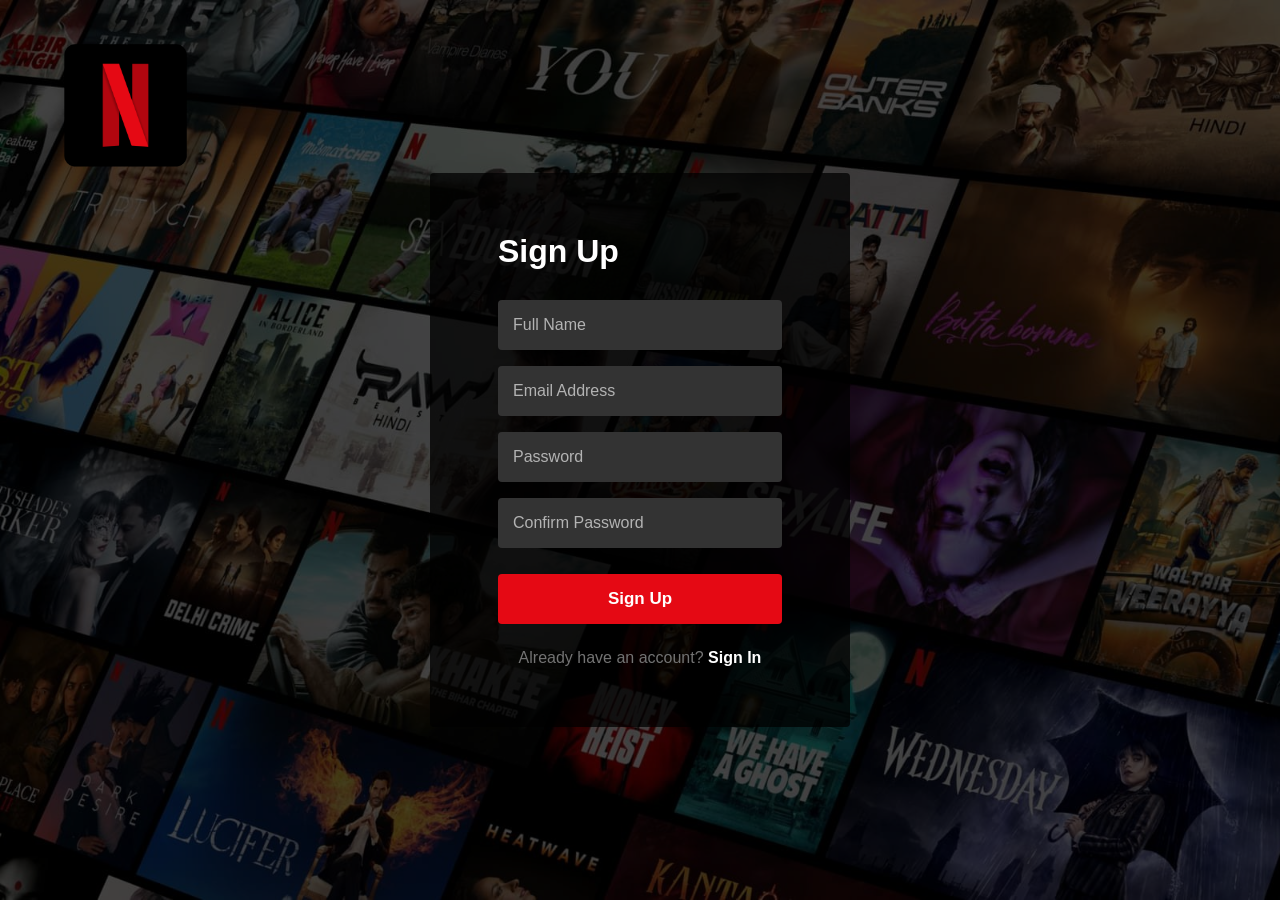
<file: signup.html>
<!DOCTYPE html>
<html lang="en">
<head>
    <meta charset="UTF-8">
    <meta name="viewport" content="width=device-width, initial-scale=1.0">
    <title>Netflix - Sign Up</title>

    <link rel="stylesheet" href="signup.css">
</head>
<body>

    <!-- Background Overlay -->
    <div class="overlay"></div>

    <!-- Netflix Logo -->
    <a href="index.html">
        <img src="Netflix-Logo-PNG-File.png" alt="Netflix Logo" class="logo">
    </a>

    <!-- Signup Container -->
    <div class="signup-container">

        <h1>Sign Up</h1>

        <form id="signupForm">

            <input
                type="text"
                id="name"
                placeholder="Full Name"
                required
            >

            <input
                type="email"
                id="email"
                placeholder="Email Address"
                required
            >

            <input
                type="password"
                id="password"
                placeholder="Password"
                required
            >

            <input
                type="password"
                id="confirmPassword"
                placeholder="Confirm Password"
                required
            >

            <button type="submit">
                Sign Up
            </button>

        </form>

        <p class="login-text">
            Already have an account?
            <a href="login.html">Sign In</a>
        </p>

    </div>

    <script src="signup.js"></script>

</body>
</html>
</file>
<file: style.css>
/* =========================
   GOOGLE FONT
========================= */
@import url('https://fonts.googleapis.com/css2?family=Poppins:wght@300;400;500;600;700;800&display=swap');


*{
    margin:0;
    padding:0;
    box-sizing:border-box;
    font-family:'Poppins',sans-serif;
}

html{
    scroll-behavior:smooth;
}

body{
    background:#000;
    color:#fff;
}

/* =========================
        NAVBAR
========================= */

header{
    position:absolute;
    width:100%;
    top:0;
    left:0;
    z-index:100;
}

.navbar{
    display:flex;
    justify-content:space-between;
    align-items:center;
    padding:20px 70px;
}

.logo{
    width:170px;
    cursor:pointer;
}

.nav-right{
    display:flex;
    align-items:center;
    gap:15px;
}

.nav-right select{
    background:rgba(0,0,0,.6);
    color:#fff;
    border:1px solid #777;
    padding:8px 14px;
    border-radius:5px;
}

.signin-btn{
    background:#e50914;
    color:#fff;
    border:none;
    padding:9px 20px;
    border-radius:5px;
    cursor:pointer;
    font-weight:600;
    transition:.3s;
}

.signin-btn:hover{
    background:#c11119;
}

/* =========================
        HERO
========================= */


.hero{
    height:100vh;

    background:
    linear-gradient(
        rgba(0,0,0,0.75),
        rgba(0,0,0,0.75)
    ),
    url("bg.jpg");
    background-size:cover;
    background-position:center;
    background-repeat:no-repeat;

    display:flex;
    justify-content:center;
    align-items:center;
    text-align:center;

    position:relative;
}

.hero-content{
    width:90%;
    max-width:800px;
}

.hero h1{
    font-size:4rem;
    font-weight:800;
    line-height:1.2;
}

.hero h3{
    margin-top:20px;
    font-size:1.6rem;
    font-weight:500;
}

.hero p{
    margin-top:25px;
    font-size:1.2rem;
}

.email-box{
    margin-top:30px;
    display:flex;
    justify-content:center;
    gap:15px;
}

.email-box input{
    width:430px;
    padding:18px;
    border-radius:5px;
    border:1px solid gray;
    background:rgba(22,22,22,.7);
    color:white;
    font-size:17px;
}

.email-box input:focus{
    outline:none;
    border:2px solid white;
}

.email-box button{
    padding:18px 35px;
    border:none;
    border-radius:5px;
    background:#e50914;
    color:white;
    cursor:pointer;
    font-size:22px;
    font-weight:600;
    transition:.3s;
}

.email-box button:hover{
    background:#c11119;
}

.email-box i{
    margin-left:8px;
}

/* =========================
      TRENDING
========================= */

.trending{
    padding:70px;
}

.trending h2{
    margin-bottom:30px;
    font-size:2rem;
}

.movie-container{
    display:flex;
    overflow-x:auto;
    gap:20px;
    scrollbar-width:none;
}

.movie-container::-webkit-scrollbar{
    display:none;
}

.movie-card{
    min-width:220px;
    transition:.4s;
    cursor:pointer;
}

.movie-card img{
    width:100%;
    border-radius:10px;
}

.movie-card:hover{
    transform:scale(1.08);
}

/* =========================
      FEATURES
========================= */

.features{
    padding:70px;
}

.features h2{
    margin-bottom:40px;
    font-size:2rem;
}

.features-container{
    display:grid;
    grid-template-columns:repeat(auto-fit,minmax(250px,1fr));
    gap:25px;
}

.feature-card{
    background:linear-gradient(180deg,#1b2138,#1b1023);
    padding:30px;
    border-radius:18px;
    transition:.3s;
}

.feature-card:hover{
    transform:translateY(-10px);
}

.feature-card i{
    color:#e50914;
    font-size:45px;
    margin-bottom:20px;
}

.feature-card h3{
    margin-bottom:15px;
}

.feature-card p{
    color:#ccc;
    line-height:1.6;
}

/* =========================
          FAQ
========================= */

.faq{
    padding:70px;
}

.faq h2{
    margin-bottom:30px;
}

.faq-item{
    margin-bottom:12px;
}

.accordion{
    width:100%;
    text-align:left;
    padding:22px;
    background:#2d2d2d;
    color:white;
    border:none;
    font-size:22px;
    cursor:pointer;
    transition:.3s;
}

.accordion:hover{
    background:#444;
}

.panel{
    display:none;
    background:#2d2d2d;
    padding:22px;
    color:#ddd;
    line-height:1.7;
}

/* =========================
        FOOTER
========================= */

footer{
    padding:60px 70px;
    color:#999;
}

.footer-links{
    display:grid;
    grid-template-columns:repeat(3,1fr);
    gap:15px;
    margin-bottom:35px;
}

.footer-links a{
    color:#999;
    text-decoration:none;
}

.footer-links a:hover{
    text-decoration:underline;
}

.social{
    margin-bottom:25px;
}

.social i{
    font-size:26px;
    margin-right:18px;
    cursor:pointer;
    transition:.3s;
}

.social i:hover{
    color:#e50914;
}

footer p{
    margin-top:20px;
    font-size:15px;
    color:#777;
}
</file>
<file: home.css>
/* ==========================================
                 GLOBAL
========================================== */

* {
    margin: 0;
    padding: 0;
    box-sizing: border-box;
}

html {
    scroll-behavior: smooth;
}

body {
    background: #141414;
    color: #ffffff;
    font-family: Arial, Helvetica, sans-serif;
    overflow-x: hidden;
}

a {
    text-decoration: none;
    color: white;
}

button {
    font-family: inherit;
    cursor: pointer;
}


/* ==========================================
                 NAVBAR
========================================== */

.navbar {
    position: fixed;
    top: 0;
    left: 0;

    width: 100%;
    height: 80px;

    background: transparent !important;
    background-color: rgba(0, 0, 0, 0) !important;

    display: flex;
    align-items: center;
    justify-content: space-between;

    padding: 0 58px;

    z-index: 1000;
}


/* ==========================================
                   LEFT
========================================== */

.left {
    display: flex;
    align-items: center;
    gap: 30px;
}

.logo {
    width: 86px;
    height: auto;
    display: block;
}


/* ==========================================
                NAVIGATION
========================================== */

nav ul {
    display: flex;
    align-items: center;
    gap: 6px;

    list-style: none;
}

nav ul li {
    list-style: none;
}

nav ul li a {
    display: flex;
    align-items: center;

    padding: 14px 18px;

    border-radius: 28px;

    color: #d5d5d5;

    font-size: 17px;
    font-weight: 500;

    transition: 0.25s ease;
}

nav ul li a:hover {
    color: white;
}

nav ul li a.active {
    background: #333333;

    color: white;

    font-weight: 600;
}


/* ==========================================
                  RIGHT NAV
========================================== */

.right {
    display: flex;
    align-items: center;

    gap: 25px;
}


/* ==========================================
                SEARCH ICON
========================================== */

.search-icon {
    width: 42px;
    height: 42px;

    display: flex;
    align-items: center;
    justify-content: center;

    cursor: pointer;

    transition: transform 0.2s ease;
}

.search-icon i {
    font-size: 25px;

    color: white;
}

.search-icon:hover {
    transform: scale(1.1);
}


/* Hide old search input if present */

.search-box input {
    display: none;
}


/* ==========================================
                 NOTIFICATION
========================================== */

.notification {
    position: relative;

    display: flex;
    align-items: center;

    cursor: pointer;
}

.notification i {
    font-size: 24px;
}

.notification-count {
    position: absolute;

    top: -9px;
    right: -9px;

    width: 19px;
    height: 19px;

    background: #e50914;

    border-radius: 50%;

    display: flex;
    align-items: center;
    justify-content: center;

    font-size: 11px;
    font-weight: bold;
}


/* ==========================================
                    KIDS
========================================== */

.kids {
    width: 34px;
    height: 34px;

    background:
        linear-gradient(
            135deg,
            #ffcc00,
            #ff3d81,
            #773cff
        );

    border-radius: 5px;

    display: flex;
    align-items: center;
    justify-content: center;

    font-size: 11px;
    font-weight: bold;

    cursor: pointer;
}

.kids span {
    background: white;

    color: #e50914;

    padding: 2px 3px;

    border-radius: 2px;
}


/* ==========================================
                  CHILDREN
========================================== */

.children-text {
    font-size: 15px;

    color: #ddd;

    white-space: nowrap;
}


/* ==========================================
                   PROFILE
========================================== */

.profile-container {
    display: flex;
    align-items: center;

    gap: 8px;
}

.profile {
    width: 38px;
    height: 38px;

    border-radius: 5px;

    object-fit: cover;

    cursor: pointer;
}

.profile-container i {
    color: #ddd;

    font-size: 12px;

    cursor: pointer;
}


/* ==========================================
                     HERO
========================================== */

.hero {
    position: relative;
    min-height: 680px;
    margin-top: 0;
    display: flex;
    align-items: center;
    overflow: hidden;
}


/* Background image */

.hero-bg {
    position: absolute;
    inset: 0;
    background-image: url("turismo.jpg");
    background-size: cover;
    background-position: center top;
    filter: brightness(1.18);
    transition: opacity 0.7s ease;
    z-index: 0;
}


/* YouTube trailer */

.hero-trailer {
    position: absolute;
    inset: 0;
    opacity: 0;
    pointer-events: none;
    transition: opacity 0.8s ease;
    z-index: 1;
}

.hero-trailer.active {
    opacity: 1;
}

.hero-trailer iframe {
    width: 100%;
    height: 100%;
    object-fit: cover;
    transform: scale(1.2);
    pointer-events: none;
}


/* Dark left + bottom overlays */

.hero-overlay {
    position: absolute;
    inset: 0;
    background:
        linear-gradient(
            90deg,
            rgba(0, 0, 0, 0.90) 0%,
            rgba(0, 0, 0, 0.65) 30%,
            rgba(0, 0, 0, 0.20) 70%,
            rgba(0, 0, 0, 0.55) 100%
        );
    z-index: 2;
    pointer-events: none;
}

.hero::after {
    content: "";
    position: absolute;
    left: 0;
    right: 0;
    bottom: 0;
    height: 220px;
    background: linear-gradient(transparent, #141414);
    z-index: 2;
    pointer-events: none;
}


/* Content */

.banner-content {
    position: relative;
    z-index: 5;
    width: 560px;
    margin-left: 58px;
    margin-top: 60px;
}


/* ==========================================
                HERO OVERLAY
========================================== */

.hero::before {
    background:
        linear-gradient(
            90deg,
            rgba(0, 0, 0, 0.70) 0%,
            rgba(0, 0, 0, 0.40) 30%,
            rgba(0, 0, 0, 0.10) 70%,
            rgba(0, 0, 0, 0.35) 100%
        );
}


/* ==========================================
              HERO CONTENT
========================================== */

.banner-content {
    position: relative;

    z-index: 2;

    width: 560px;

    margin-left: 58px;

    margin-top: 60px;
}


.netflix-series {
    color: #ddd;

    font-size: 17px;

    font-weight: bold;

    letter-spacing: 3px;

    margin-bottom: 12px;
}

.netflix-series span {
    color: #e50914;

    font-size: 25px;

    margin-right: 4px;
}


.banner-content h1 {
    font-size: 58px;

    line-height: 1;

    margin-bottom: 20px;

    font-weight: 800;
}


/* ==========================================
                HERO DETAILS
========================================== */

.hero-details {
    display: flex;
    align-items: center;

    gap: 15px;

    margin-bottom: 18px;

    font-size: 16px;
}

.match {
    color: #46d369;

    font-weight: bold;
}

.hd {
    border: 1px solid #aaa;

    padding: 2px 5px;

    font-size: 12px;
}


.banner-content p {
    font-size: 18px;

    line-height: 1.55;

    color: #e5e5e5;

    max-width: 550px;

    margin-bottom: 25px;
}


/* ==========================================
                HERO BUTTONS
========================================== */

.buttons {
    display: flex;

    gap: 12px;
}

.buttons button {
    border: none;

    display: flex;
    align-items: center;

    gap: 10px;

    padding: 13px 25px;

    border-radius: 5px;

    font-size: 17px;

    font-weight: 600;

    transition: 0.2s ease;
}

.play {
    background: white;

    color: black;
}

.play:hover {
    background: #d8d8d8;
}

.info {
    background: rgba(90, 90, 90, 0.8);

    color: white;
}

.info:hover {
    background: rgba(110, 110, 110, 0.9);
}


/* ==========================================
               MAIN CONTENT
========================================== */

.main-content {
    position: relative;

    z-index: 5;

    margin-top: -80px;

    padding: 0 58px 50px;
}


/* ==========================================
              MOVIE SECTION
========================================== */

.movie-section {
    position: relative;

    margin-bottom: 22px;

    z-index: 1;
}

.movie-section:hover {
    z-index: 100;
}


.section-heading {
    display: flex;
    align-items: center;
    justify-content: space-between;

    margin-bottom: 15px;
}

.section-heading h2 {
    font-size: 24px;

    font-weight: 700;
}


/* ==========================================
              TOP 10 MOVIES
========================================== */

.top10-section {

    width: 100%;

    padding:
        35px 54px
        45px;

    background: #141414;

    overflow: hidden;
}


/* ==========================================
              HEADING
========================================== */

.top10-heading {

    display: flex;

    align-items: center;

    justify-content: space-between;

    margin-bottom: 18px;
}


.top10-heading h2 {

    margin: 0;

    color: #fff;

    font-size: 28px;

    font-weight: 700;
}


/* ==========================================
              ARROW
========================================== */

.top10-arrow {

    width: 45px;

    height: 45px;

    border: none;

    border-radius: 50%;

    background:
        rgba(255,255,255,.08);

    color: white;

    font-size: 18px;

    cursor: pointer;

    transition:
        background .25s ease,
        transform .25s ease;
}


.top10-arrow:hover {

    background:
        rgba(255,255,255,.18);

    transform:
        scale(1.08);
}


/* ==========================================
              HORIZONTAL ROW
========================================== */

.top10-row {

    display: flex;

    align-items: flex-end;

    gap: 25px;

    width: 100%;

    overflow-x: auto;

    overflow-y: hidden;

    padding:
        5px 0
        20px;

    scrollbar-width: none;
}


.top10-row::-webkit-scrollbar {

    display: none;
}


/* ==========================================
              TOP 10 CARD
========================================== */

.top10-card {

    position: relative;

    flex: 0 0 335px;

    height: 255px;

    display: flex;

    align-items: flex-end;

    cursor: pointer;
}


/* ==========================================
              HUGE NUMBER
========================================== */

.top10-number {

    position: absolute;

    left: 0;

    bottom: -12px;

    z-index: 1;

    font-family:
        Arial,
        Helvetica,
        sans-serif;

    font-size: 245px;

    line-height: .8;

    font-weight: 900;

    color: #141414;

    -webkit-text-stroke:
        4px #686868;

    text-shadow:
        0 0 2px #000;

    user-select: none;

    pointer-events: none;
}


/* ==========================================
              POSTER
========================================== */

.top10-poster-wrapper {

    position: relative;

    z-index: 2;

    width: 175px;

    height: 250px;

    margin-left: 100px;

    border-radius: 9px;

    overflow: hidden;

    background: #222;

    box-shadow:
        0 10px 30px
        rgba(0,0,0,.5);

    transition:
        transform .3s ease,
        box-shadow .3s ease;
}


.top10-poster {

    width: 100%;

    height: 100%;

    display: block;

    object-fit: cover;
}


/* ==========================================
              RECENTLY ADDED
========================================== */

.top10-recent {

    position: absolute;

    bottom: 0;

    left: 0;

    right: 0;

    padding:
        7px 8px;

    background:
        #e50914;

    color: white;

    text-align: center;

    font-size: 13px;

    font-weight: 700;

    white-space: nowrap;
}


/* ==========================================
              CARD HOVER
========================================== */

.top10-card:hover
.top10-poster-wrapper {

    transform:
        scale(1.06);

    box-shadow:
        0 15px 40px
        rgba(0,0,0,.75);
}


.top10-card:hover
.top10-number {

    -webkit-text-stroke:
        4px #888;
}


/* ==========================================
              MOVIE TITLE
========================================== */

.top10-title {

    position: absolute;

    left: 100px;

    bottom: -32px;

    width: 175px;

    color: #ddd;

    font-size: 13px;

    text-align: center;

    white-space: nowrap;

    overflow: hidden;

    text-overflow: ellipsis;
}


/* ==========================================
              RESPONSIVE
========================================== */

@media (max-width: 900px) {

    .top10-section {

        padding:
            30px 30px
            40px;
    }


    .top10-heading h2 {

        font-size: 24px;
    }


    .top10-card {

        flex-basis: 290px;

        height: 230px;
    }


    .top10-number {

        font-size: 220px;
    }


    .top10-poster-wrapper {

        width: 155px;

        height: 220px;

        margin-left: 90px;
    }


    .top10-title {

        left: 90px;

        width: 155px;
    }

}


@media (max-width: 600px) {

    .top10-section {

        padding:
            25px 20px
            35px;
    }


    .top10-heading h2 {

        font-size: 20px;
    }


    .top10-card {

        flex-basis: 250px;

        height: 210px;
    }


    .top10-number {

        font-size: 195px;

        -webkit-text-stroke:
            3px #686868;
    }


    .top10-poster-wrapper {

        width: 140px;

        height: 200px;

        margin-left: 80px;
    }


    .top10-title {

        left: 80px;

        width: 140px;
    }

}
/* ==========================================
                 ARROW
========================================== */

.arrow-btn {
    width: 35px;
    height: 35px;

    background: rgba(255, 255, 255, 0.08);

    border: none;

    border-radius: 50%;

    color: white;

    opacity: 0;

    transition: 0.25s ease;
}

.movie-section:hover .arrow-btn {
    opacity: 1;
}


/* ==========================================
                 MOVIE ROW
========================================== */

.movie-row {
    display: flex;

    /* Keep every movie in one horizontal row */
    flex-wrap: nowrap;

    gap: 12px;

    /* Allow horizontal scrolling only */
    overflow-x: auto;

    /* Completely prevent vertical scrolling */
    overflow-y: hidden;

    padding: 8px 0 10px;

    scroll-behavior: smooth;

    /* Hide scrollbar */
    scrollbar-width: none;

    /* Prevent the row from becoming vertically scrollable */
    max-width: 100%;
}

.movie-row::-webkit-scrollbar {
    display: none;
}


/* ==========================================
                 MOVIE CARD
========================================== */

.movie-card {
    position: relative;

    /* Never shrink or wrap */
    flex: 0 0 270px;

    width: 270px;

    height: 155px;

    border-radius: 7px;

    overflow: visible;

    background: #222;

    cursor: pointer;

    z-index: 1;
}


/* Normal poster */

.movie-card > .movie-poster,
.movie-card > img {
    width: 100%;

    height: 100%;

    object-fit: cover;

    display: block;

    border-radius: 7px;

    transition:
        opacity 0.2s ease;
}


/* ==========================================
             HOVER PREVIEW
========================================== */

.movie-preview {
    position: absolute;

    left: 50%;
    top: 50%;

    width: 515px;

    min-height: 480px;

    background: #181818;

    border-radius: 8px;

    overflow: hidden;

    opacity: 0;

    visibility: hidden;

    transform:
        translate(-50%, -50%)
        scale(0.92);

    box-shadow:
        0 15px 45px rgba(0, 0, 0, 0.9);

    transition:
        width 0.25s ease,
        min-height 0.25s ease,
        transform 0.25s ease,
        opacity 0.2s ease,
        box-shadow 0.25s ease;

    pointer-events: none;

    z-index: 500;
}


/* Hover preview is moved to <body> by JavaScript so it
   is not clipped by the horizontally scrolling movie row. */

.movie-card {
    position: relative;
    z-index: 1;
}

.movie-card.preview-open {
    z-index: 1000;
}

.movie-card.preview-open > img {
    opacity: 0;
}

.movie-preview.hover-floating {
    position: fixed;
    left: 50%;
    top: 50%;

    width: 515px;
    min-height: 480px;

    opacity: 1;
    visibility: visible;

    transform:
        translate(-50%, -50%)
        scale(1);

    pointer-events: auto;

    z-index: 10000;

    box-shadow:
        0 20px 55px rgba(0, 0, 0, 0.95),
        0 0 0 1px rgba(255, 255, 255, 0.08);

    transition:
        left 0.18s ease,
        top 0.18s ease,
        transform 0.2s ease,
        opacity 0.2s ease;
}


/* ==========================================
              PREVIEW IMAGE
========================================== */

.preview-image {
    position: relative;

    width: 100%;

    height: 290px;

    overflow: hidden;
}

.preview-image img {
    width: 100%;

    height: 100%;

    object-fit: cover;

    display: block;
}


/* Gradient */

.preview-image::after {
    content: "";

    position: absolute;

    left: 0;
    right: 0;
    bottom: 0;

    height: 75px;

    background:
        linear-gradient(
            transparent,
            #181818
        );

    pointer-events: none;
}


/* ==========================================
             PREVIEW CONTENT
========================================== */

.preview-content {
    position: relative;

    padding: 0 15px 18px;

    background: #181818;
}


/* ==========================================
             PREVIEW BUTTONS
========================================== */

.preview-actions {
    position: relative;

    z-index: 10;

    display: flex;

    align-items: center;

    gap: 8px;

    margin-top: -4px;
}

.preview-actions button {
    width: 39px;
    height: 39px;

    border-radius: 50%;

    border: 2px solid #777;

    background: #181818;

    color: white;

    display: flex;

    align-items: center;
    justify-content: center;

    font-size: 14px;

    cursor: pointer;

    transition:
        background 0.2s ease,
        border-color 0.2s ease,
        transform 0.2s ease;
}

.preview-actions button:hover {
    background: #333;

    border-color: white;

    transform: scale(1.08);
}


/* Play */

.preview-actions .preview-play {
    background: white;

    color: black;

    border-color: white;
}

.preview-actions .preview-play:hover {
    background: #ddd;
}


/* More */

.preview-actions .preview-more {
    margin-left: auto;
}


/* Added */

.preview-actions .preview-add.added {
    color: #46d369;

    border-color: white;
}


/* Liked */

.preview-actions .preview-like.liked {
    color: #46d369;

    border-color: white;
}


/* ==========================================
             PREVIEW META
========================================== */

.preview-details {
    margin-top: 13px;
}

.preview-meta {
    display: flex;

    align-items: center;

    gap: 9px;

    color: #ddd;

    font-size: 12px;
}

.preview-rating {
    border: 1px solid #999;

    padding: 2px 5px;

    color: #ddd;
}

.preview-hd {
    border: 1px solid #777;

    padding: 2px 5px;

    color: #ddd;

    font-size: 9px;
}


/* ==========================================
                  GENRES
========================================== */

.preview-genres {
    margin-top: 12px;

    color: #ddd;

    font-size: 12px;

    white-space: nowrap;

    overflow: hidden;

    text-overflow: ellipsis;
}


/* ==========================================
              RECENTLY ADDED
========================================== */

.recently-added {
    position: absolute;

    left: 50%;

    bottom: 8px;

    transform: translateX(-50%);

    z-index: 20;

    background: #e50914;

    color: white;

    padding: 6px 13px;

    border-radius: 3px;

    font-size: 12px;

    font-weight: bold;

    white-space: nowrap;
}


/* ==========================================
                  TOP 10
========================================== */

.top10-badge {
    position: absolute;

    top: 0;
    left: 0;

    z-index: 20;

    width: 43px;
    height: 48px;

    background: #e50914;

    color: white;

    display: flex;

    flex-direction: column;

    align-items: center;
    justify-content: center;

    line-height: 1;

    border-radius: 0 0 4px 0;
}

.top10-badge strong {
    font-size: 9px;
}

.top10-badge span {
    font-size: 19px;

    font-weight: 800;
}


/* ==========================================
                CARD TITLE
========================================== */

.movie-card > p {
    display: none;
}


/* ==========================================
                FOOTER
========================================== */

.footer {
    width: 100%;

    background: #141414;

    border-top: 1px solid #252525;

    padding: 65px 0 45px;

    color: #737373;
}

.footer-container {
    max-width: 1200px;

    margin: 0 auto;

    padding: 0 40px;
}

.footer-question {
    font-size: 16px;

    margin-bottom: 35px;

    color: #737373;
}

.footer-question a {
    color: #737373;

    text-decoration: none;
}

.footer-question a:hover {
    text-decoration: underline;

    color: #aaa;
}

.footer-links {
    display: grid;

    grid-template-columns:
        repeat(4, 1fr);

    column-gap: 70px;

    row-gap: 15px;

    margin-bottom: 45px;
}

.footer-column {
    display: flex;

    flex-direction: column;

    gap: 17px;
}

.footer-column a {
    color: #737373;

    font-size: 14px;

    text-decoration: underline;

    transition: color 0.2s ease;
}

.footer-column a:hover {
    color: #fff;
}

.footer-bottom {
    display: flex;

    flex-direction: column;

    align-items: flex-start;

    gap: 20px;
}

.language-btn {
    display: flex;

    align-items: center;

    gap: 10px;

    min-width: 125px;

    padding: 12px 16px;

    background: #141414;

    border: 1px solid #737373;

    border-radius: 3px;

    color: white;

    font-size: 14px;

    cursor: pointer;
}

.language-btn .fa-chevron-down {
    margin-left: auto;
}

.netflix-country {
    font-size: 14px;

    color: #737373;

    margin: 0;
}

.footer .copyright {
    margin-top: 35px;

    color: #555;

    font-size: 13px;
}


/* ==========================================
                 RESPONSIVE
========================================== */

@media (max-width: 1200px) {

    .navbar {
        padding: 0 35px;
    }

    .main-content {
        padding-left: 35px;
        padding-right: 35px;
    }

    .banner-content {
        margin-left: 35px;
    }

    .children-text {
        display: none;
    }

    nav ul li a {
        font-size: 15px;

        padding: 12px 13px;
    }

    .movie-card {
        flex: 0 0 245px;

        width: 245px;

        height: 140px;
    }
}


@media (max-width: 900px) {

    .navbar {
        height: 70px;

        padding: 0 20px;
    }

    .left {
        gap: 15px;
    }

    .logo {
        width: 75px;
    }

    nav ul {
        gap: 0;
    }

    nav ul li a {
        padding: 10px 8px;

        font-size: 13px;
    }

    .kids {
        display: none;
    }

    .right {
        gap: 15px;
    }

    .hero {
        margin-top: 70px;

        min-height: 570px;
    }

    .banner-content {
        margin-left: 25px;

        width: 500px;
    }

    .banner-content h1 {
        font-size: 45px;
    }

    .banner-content p {
        font-size: 15px;
    }

    .main-content {
        margin-top: -60px;

        padding: 0 25px 40px;
    }

    .movie-card {
        flex: 0 0 225px;

        width: 225px;

        height: 130px;
    }

    .movie-card:hover .movie-preview {
        width: 430px;

        min-height: 400px;
    }
}


@media (max-width: 700px) {

    .navbar {
        padding: 0 15px;
    }

    nav ul li:nth-child(3),
    nav ul li:nth-child(4),
    nav ul li:nth-child(5) {
        display: none;
    }

    .search-icon {
        display: none;
    }

    .profile {
        width: 32px;
        height: 32px;
    }

    .hero {
        min-height: 550px;
    }

    .banner-content {
        width: calc(100% - 40px);

        margin-left: 20px;
    }

    .banner-content h1 {
        font-size: 38px;
    }

    .banner-content p {
        font-size: 14px;
    }

    .hero-details {
        font-size: 13px;
    }

    .buttons button {
        padding: 11px 18px;

        font-size: 14px;
    }

    .main-content {
        padding: 0 20px 35px;
    }

    .section-heading h2 {
        font-size: 20px;
    }

    .movie-card {
        flex: 0 0 205px;

        width: 205px;

        height: 115px;
    }

    .movie-card:hover .movie-preview {
        width: 360px;

        min-height: 350px;
    }

    .footer-links {
        grid-template-columns:
            repeat(2, 1fr);
    }
}


@media (max-width: 450px) {

    .logo {
        width: 65px;
    }

    nav ul li a {
        font-size: 12px;
    }

    .notification {
        display: none;
    }

    .hero {
        min-height: 500px;
    }

    .banner-content h1 {
        font-size: 32px;
    }

    .banner-content p {
        font-size: 13px;
    }

    .movie-card {
        flex: 0 0 185px;

        width: 185px;

        height: 105px;
    }
}


/* ==========================================
       FLOATING HOVER PREVIEW RESPONSIVE
========================================== */

@media (max-width: 900px) {

    .movie-preview.hover-floating {
        width: min(430px, calc(100vw - 30px));

        min-height: 400px;
    }
}

@media (max-width: 700px) {

    .movie-preview.hover-floating {
        width: min(360px, calc(100vw - 24px));

        min-height: 350px;
    }
}
/* ==========================================
   FIX HORIZONTAL OVERFLOW
========================================== */

html,
body {
    width: 100%;
    max-width: 100%;
    overflow-x: hidden;
}


/* ==========================================
   MAIN CONTENT WIDTH FIX
========================================== */

.main-content {
    width: 100%;
    max-width: 100%;
    overflow-x: hidden;
}


/* ==========================================
   MOVIE SECTIONS
========================================== */

.movie-section,
.top10-section,
.browse-section {
    width: 100%;
    max-width: 100%;
    overflow: hidden;
}


/* ==========================================
   MOVIE ROWS
   Keep horizontal scrolling only inside
   the movie rows
========================================== */

.movie-row,
.top10-row {
    width: 100%;
    max-width: 100%;
    overflow-x: auto;
    overflow-y: hidden;
}


/* ==========================================
   FOOTER
========================================== */

.movie-footer {
    width: 100%;
    max-width: 100%;
    overflow-x: hidden;
}


/* ==========================================
   BROWSE SECTION
========================================== */

#browseMovies {
    width: 100%;
    max-width: 100%;
    overflow-x: auto;
    overflow-y: hidden;
}


/* ==========================================
   PREVENT INDIVIDUAL CARDS FROM SHRINKING
========================================== */

.movie-card {
    flex: 0 0 auto;
}


/* ==========================================
   TOP 10 CARDS
========================================== */

.top10-card {
    flex: 0 0 auto;
}
/* ==========================================
   MOVIES / TV SHOWS CATEGORY PAGE
========================================== */

.category-page {
    padding: 0 54px 80px;
    background: #141414;
    min-height: 600px;
}


/* ==========================================
   CATEGORY HEADER
========================================== */

.category-page-header {

    display: flex;

    align-items: center;

    gap: 30px;

    margin-bottom: 35px;

}


.category-page-header h1 {

    font-size: 42px;

    font-weight: 700;

    margin: 0;

}


/* ==========================================
   GENRE BUTTON
========================================== */

.genre-dropdown {

    position: relative;

}


.genre-button {

    display: flex;

    align-items: center;

    gap: 25px;

    padding: 9px 15px;

    min-width: 145px;

    background: #050505;

    border: 1px solid #aaa;

    color: white;

    font-size: 16px;

    font-weight: 600;

    cursor: pointer;

}


.genre-button i {

    font-size: 12px;

}


/* ==========================================
   GENRE MENU
========================================== */

.genre-menu {

    position: absolute;

    top: calc(100% + 5px);

    left: 0;

    min-width: 190px;

    max-height: 300px;

    overflow-y: auto;

    background: #181818;

    border: 1px solid #555;

    box-shadow: 0 10px 30px rgba(0,0,0,.6);

    z-index: 1000;

    display: none;

}


.genre-menu.open {

    display: block;

}


.genre-menu button {

    width: 100%;

    padding: 12px 15px;

    background: transparent;

    border: none;

    color: #ddd;

    text-align: left;

    font-size: 14px;

    cursor: pointer;

}


.genre-menu button:hover {

    background: #333;

    color: white;

}


/* ==========================================
   CATEGORY SECTIONS
========================================== */

.category-sections {

    width: 100%;

}


.category-movie-section {

    position: relative;

    margin-bottom: 48px;

}


.category-section-heading {

    display: flex;

    justify-content: space-between;

    align-items: center;

    margin-bottom: 15px;

}


.category-section-heading h2 {

    font-size: 24px;

    font-weight: 600;

    margin: 0;

}


/* ==========================================
   CATEGORY MOVIE ROW
========================================== */

.category-movie-row {

    display: flex;

    gap: 8px;

    overflow-x: auto;

    overflow-y: hidden;

    scroll-behavior: smooth;

    scrollbar-width: none;

    padding: 5px 0 15px;

}


.category-movie-row::-webkit-scrollbar {

    display: none;

}


/* ==========================================
   CATEGORY CARD
========================================== */

.category-movie-row .movie-card {

    flex: 0 0 276px;

    width: 276px;

}


/*
   Make the normal poster landscape
   like the Netflix Movies page.
*/

.category-movie-row
.movie-card
.movie-poster {

    width: 276px;

    height: 155px;

    object-fit: cover;

    border-radius: 5px;

}


/* ==========================================
   CATEGORY ARROW
========================================== */

.category-arrow {

    width: 45px;

    height: 70px;

    position: absolute;

    right: 0;

    top: 40px;

    border: none;

    background: rgba(0,0,0,.7);

    color: white;

    font-size: 20px;

    cursor: pointer;

    z-index: 50;

    opacity: .8;

}


.category-arrow:hover {

    background: rgba(0,0,0,.9);

    opacity: 1;

}


/* ==========================================
   EMPTY CATEGORY
========================================== */

.category-empty {

    color: #777;

    padding: 30px 0;

}


/* ==========================================
   HIDE HOME WHEN CATEGORY PAGE IS ACTIVE
========================================== */

.category-mode .hero {

    display: none;

}


.category-mode #homePageContent {

    display: none;

}


.category-mode .category-page {

    display: block !important;

}


/* ==========================================
   RESPONSIVE
========================================== */

@media (max-width: 900px) {

    .category-page {

        padding: 30px 25px 60px;

    }


    .category-page-header h1 {

        font-size: 34px;

    }


    .category-movie-row
    .movie-card {

        flex-basis: 230px;

        width: 230px;

    }


    .category-movie-row
    .movie-card
    .movie-poster {

        width: 230px;

        height: 130px;

    }

}


@media (max-width: 600px) {

    .category-page {

        padding: 25px 15px 50px;

    }


    .category-page-header {

        gap: 15px;

        flex-wrap: wrap;

    }


    .category-page-header h1 {

        font-size: 30px;

    }


    .category-movie-row
    .movie-card {

        flex-basis: 190px;

        width: 190px;

    }


    .category-movie-row
    .movie-card
    .movie-poster {

        width: 190px;

        height: 107px;

    }


    .category-section-heading h2 {

        font-size: 19px;

    }

}
/* ==========================================
   MOVIES / TV SHOWS HERO
========================================== */

/* Keep hero visible on Movies and TV Shows */
.category-mode .hero {
    display: flex !important;
}

/* Remove the old "Movies / TV Shows" heading.
   The hero is now the category introduction. */
.category-mode .category-page-header {
    display: none;
}

/* Category content starts after the hero */
.category-mode .category-page {
    padding-top: 30px;
}

/* Make the category page flow naturally below hero */
.category-mode .main-content {
    margin-top: -80px;
}

/* Netflix-style category hero */
.category-mode .hero {
    min-height: 680px;
}

/* Make sure hero content remains visible */
.category-mode .banner-content {
    z-index: 10;
}

/* Slightly stronger Netflix-style bottom fade */
.category-mode .hero::after {
    height: 240px;
}

/* Category rows */
.category-mode .category-sections {
    position: relative;
    z-index: 10;
}
/* ==========================================
   MOVIES / TV SHOWS NETFLIX HERO
========================================== */

.category-mode .hero {
    display: flex !important;
    min-height: 680px;
    margin-top: 0;
}

/* Hide the old Movies / TV Shows heading */
.category-mode .category-page-header {
    display: none;
}

/* Category content begins underneath hero */
.category-mode .category-page {
    padding: 0 54px 80px;
    background: #141414;
}

/* Pull rows slightly into the hero fade,
   like Netflix */
.category-mode .main-content {
    margin-top: -80px;
}

/* Keep hero content above everything */
.category-mode .banner-content {
    z-index: 10;
}

/* Strong Netflix-style bottom fade */
.category-mode .hero::after {
    height: 240px;
}

/* Keep category rows above the background */
.category-mode .category-sections {
    position: relative;
    z-index: 10;
}


/* ==========================================
   CATEGORY HERO BACKGROUND
========================================== */

.category-mode .hero-bg {
    transition:
        opacity 0.7s ease,
        background-image 0.5s ease;
}


/* ==========================================
   CATEGORY HERO TRAILER
========================================== */

.category-mode .hero-trailer {
    z-index: 1;
}

.category-mode .hero-trailer iframe {
    pointer-events: none;
}


/* ==========================================
   CATEGORY HERO CONTENT
========================================== */

.category-mode .banner-content {
    margin-top: 60px;
}

.category-mode .banner-content h1 {
    font-size: 58px;
}

.category-mode .banner-content p {
    max-width: 550px;
}


/* ==========================================
   CATEGORY ROWS
========================================== */

.category-mode .category-sections {
    margin-top: 0;
}

.category-mode .category-movie-section {
    margin-bottom: 42px;
}

.category-mode .category-section-heading h2 {
    font-size: 24px;
    font-weight: 700;
}


/* ==========================================
   CATEGORY CARDS
========================================== */

.category-mode .category-movie-row {
    gap: 12px;
    padding-bottom: 15px;
}

.category-mode .category-movie-row .movie-card {
    flex: 0 0 276px;
    width: 276px;
    height: 155px;
}


/* ==========================================
   CATEGORY ARROW
========================================== */

.category-mode .category-arrow {
    height: 155px;
    top: 45px;
}


/* ==========================================
   TABLET
========================================== */

@media (max-width: 1200px) {

    .category-mode .hero {
        min-height: 650px;
    }

    .category-mode .banner-content {
        margin-left: 35px;
    }

    .category-mode .banner-content h1 {
        font-size: 52px;
    }

}


/* ==========================================
   MOBILE
========================================== */

@media (max-width: 900px) {

    .category-mode .hero {
        min-height: 570px;
    }

    .category-mode .category-page {
        padding: 0 25px 60px;
    }

    .category-mode .banner-content {
        margin-left: 25px;
    }

    .category-mode .banner-content h1 {
        font-size: 45px;
    }

    .category-mode .category-movie-row .movie-card {
        flex: 0 0 230px;
        width: 230px;
        height: 130px;
    }

    .category-mode .category-arrow {
        height: 130px;
    }

}


/* ==========================================
   SMALL MOBILE
========================================== */

@media (max-width: 600px) {

    .category-mode .hero {
        min-height: 550px;
    }

    .category-mode .category-page {
        padding: 0 15px 50px;
    }

    .category-mode .banner-content {
        width: calc(100% - 40px);
        margin-left: 20px;
    }

    .category-mode .banner-content h1 {
        font-size: 38px;
    }

    .category-mode .banner-content p {
        font-size: 14px;
    }

    .category-mode .category-movie-row .movie-card {
        flex: 0 0 190px;
        width: 190px;
        height: 107px;
    }

    .category-mode .category-arrow {
        height: 107px;
    }

}
</file>
<file: preview-extra.css>
/* Extra styles for Netflix-style hover preview + 3s trailer */

.preview-image {
    position: relative;
    width: 100%;
    height: 215px;
    overflow: hidden;
    background: #000;
}

.preview-poster {
    width: 100%;
    height: 100%;
    object-fit: cover;
    display: block;
    transition: opacity 0.4s ease;
}

.preview-trailer {
    position: absolute;
    inset: 0;
    z-index: 2;
    background: #000;
}

.preview-iframe {
    width: 100%;
    height: 100%;
    border: none;
    pointer-events: none;
    transform: scale(1.15);
    transform-origin: center center;
}

.preview-n-logo {
    position: absolute;
    top: 10px;
    left: 12px;
    z-index: 5;
    color: #e50914;
    font-weight: 900;
    font-size: 22px;
    font-family: Arial Black, Arial, sans-serif;
    text-shadow: 0 1px 4px rgba(0,0,0,.8);
    pointer-events: none;
}

.preview-title-overlay {
    position: absolute;
    left: 14px;
    bottom: 18px;
    z-index: 5;
    color: #fff;
    font-size: 22px;
    font-weight: 800;
    letter-spacing: 1px;
    text-transform: uppercase;
    text-shadow: 0 2px 10px rgba(0,0,0,.9);
    max-width: 85%;
    line-height: 1.15;
    pointer-events: none;
}

.preview-mute {
    position: absolute;
    right: 12px;
    bottom: 14px;
    z-index: 6;
    width: 34px;
    height: 34px;
    border-radius: 50%;
    border: 1px solid #aaa;
    background: rgba(40,40,40,.7);
    color: #fff;
    display: none;
    align-items: center;
    justify-content: center;
    cursor: pointer;
}

.preview-mute:hover {
    border-color: #fff;
    background: rgba(60,60,60,.9);
}

.movie-preview.hover-floating {
    width: 380px !important;
    min-height: auto !important;
    border-radius: 6px;
    overflow: hidden;
    background: #181818;
}

.preview-content {
    padding: 12px 14px 16px;
}

.preview-meta .match {
    color: #46d369;
    font-weight: 700;
}

.preview-maturity {
    border: 1px solid #999;
    padding: 1px 5px;
    font-size: 11px;
    color: #ddd;
}

.preview-genres .dot {
    margin: 0 6px;
    color: #777;
}

.preview-badge {
    margin-top: 10px;
    color: #e50914;
    font-size: 13px;
    font-weight: 700;
    display: flex;
    align-items: center;
    gap: 6px;
}

.preview-badge i {
    font-size: 12px;
}
</file>
<file: responsive.css>
@media(max-width:768px){

.navbar{

padding:20px;

}

.hero{

padding:20px;

}

.hero h1{

font-size:42px;

}

.hero h3{

font-size:22px;

}

.email-box{

flex-direction:column;

}

.email-box input{

width:100%;

}

.email-box button{

width:100%;

}

.trending,
.features,
.faq,
footer{

padding:30px;

}

.features-container{

grid-template-columns:1fr;

}

.footer-links{

grid-template-columns:1fr;

}

}
</file>
<file: login.css>
/* =========================
   GOOGLE FONT
========================= */

@import url('https://fonts.googleapis.com/css2?family=Poppins:wght@300;400;500;600;700&display=swap');

*{
    margin:0;
    padding:0;
    box-sizing:border-box;
    font-family:'Poppins',sans-serif;
}

body{
    min-height:100vh;

    background:
        linear-gradient(
            rgba(0,0,0,0.75),
            rgba(0,0,0,0.75)
        ),
        url("bg.jpg");

    background-size:cover;
    background-position:center;
    background-repeat:no-repeat;
    background-attachment:fixed;

    display:flex;
    justify-content:center;
    align-items:center;

    color:#fff;
}

/* =========================
        LOGO
========================= */

header{
    position:absolute;
    top:25px;
    left:50px;
}

.logo{
    width:170px;
}

/* =========================
      LOGIN CONTAINER
========================= */

.login-container{

    width:420px;
    max-width:90%;

    background:rgba(0,0,0,0.80);

    padding:60px;

    border-radius:8px;

    backdrop-filter:blur(3px);

    box-shadow:0 0 25px rgba(0,0,0,.6);

}

.login-container h1{

    margin-bottom:30px;
    font-size:2rem;
    font-weight:700;

}

/* =========================
        INPUTS
========================= */

.login-container input{

    width:100%;
    padding:16px;

    margin-bottom:18px;

    background:#333;
    border:1px solid #555;

    border-radius:5px;

    color:white;
    font-size:16px;

}

.login-container input::placeholder{

    color:#bbb;

}

.login-container input:focus{

    outline:none;
    border:2px solid #fff;

}

/* =========================
      SIGN IN BUTTON
========================= */

.login-container button{

    width:100%;
    padding:15px;

    border:none;

    border-radius:5px;

    background:#e50914;

    color:white;

    font-size:18px;
    font-weight:600;

    cursor:pointer;

    transition:.3s;

    margin-top:10px;

}

.login-container button:hover{

    background:#c11119;

}

/* =========================
        OPTIONS
========================= */

.options{

    display:flex;
    justify-content:space-between;
    align-items:center;

    margin-top:15px;

    font-size:14px;

}

.options label{

    display:flex;
    align-items:center;
    gap:8px;
    color:#ccc;

}

.options input{

    width:auto;
    margin:0;

}

.options a{

    color:#bbb;
    text-decoration:none;

}

.options a:hover{

    text-decoration:underline;

}

/* =========================
        SIGNUP
========================= */

.signup{

    margin-top:40px;

    color:#aaa;

    font-size:16px;

}

.signup a{

    color:white;
    text-decoration:none;
    font-weight:600;

}

.signup a:hover{

    text-decoration:underline;

}

/* =========================
        SMALL TEXT
========================= */

small{

    display:block;

    margin-top:20px;

    color:#8c8c8c;

    line-height:1.6;

    font-size:13px;

}
</file>
<file: movie.css>
@import url('https://fonts.googleapis.com/css2?family=Poppins:wght@300;400;500;600;700;800&display=swap');


* {
    margin: 0;
    padding: 0;
    box-sizing: border-box;
    font-family: 'Poppins', sans-serif;
}


body {
    background: #141414;
    color: #fff;
    overflow-x: hidden;
}


/* ===========================
   NAVBAR
=========================== */

.navbar {

    position: fixed;

    top: 0;
    left: 0;

    width: 100%;

    height: 70px;

    display: flex;

    justify-content: space-between;

    align-items: center;

    padding: 0 60px;

    background: rgba(0, 0, 0, .85);

    backdrop-filter: blur(10px);

    z-index: 1000;
}


.logo {

    width: 100px;

    cursor: pointer;
}


.back-btn {

    padding: 12px 24px;

    border: none;

    border-radius: 6px;

    background: #e50914;

    color: white;

    cursor: pointer;

    font-size: 15px;

    font-weight: 600;

    transition: .3s;
}


.back-btn:hover {

    background: #f6121d;

    transform: translateY(-2px);
}


/* ===========================
   BANNER
=========================== */

.banner {

    position: relative;

    height: 95vh;

    display: flex;

    align-items: center;

    padding: 80px;

    background-size: cover;

    background-position: center;

    background-repeat: no-repeat;

    overflow: hidden;
}


/* ===========================
   HOVER TRAILER
=========================== */

.banner-trailer {

    position: absolute;

    inset: 0;

    z-index: 1;

    opacity: 0;

    visibility: hidden;

    transition: opacity .5s ease;

    pointer-events: none;

    overflow: hidden;
}


.banner-trailer.active {

    opacity: 1;

    visibility: visible;
}


.banner-trailer iframe {

    position: absolute;

    top: 50%;

    left: 50%;

    width: 100vw;

    height: 56.25vw;

    min-height: 100%;

    min-width: 177.77vh;

    transform: translate(-50%, -50%);

    border: none;

    pointer-events: none;
}


/* ===========================
   OVERLAY
=========================== */

.overlay {

    position: absolute;

    inset: 0;

    z-index: 2;

    background:
        linear-gradient(
            to right,
            rgba(0, 0, 0, .92),
            rgba(0, 0, 0, .35)
        );
}


.banner-content {

    position: relative;

    z-index: 3;

    max-width: 650px;

    animation: fadeUp .8s ease;
}


.banner h1 {

    font-size: 72px;

    font-weight: 800;

    margin-bottom: 20px;
}


.movie-info {

    display: flex;

    gap: 20px;

    align-items: center;

    margin-bottom: 20px;
}


.movie-info span {

    font-size: 17px;
}


.rating {

    padding: 5px 12px;

    background: #e50914;

    border-radius: 4px;
}


.hd {

    border: 1px solid white;

    padding: 3px 10px;

    border-radius: 4px;
}


.genre {

    color: #cfcfcf;

    font-size: 18px;

    margin-bottom: 25px;
}


.description {

    font-size: 18px;

    line-height: 1.8;

    color: #ddd;

    margin-bottom: 35px;
}


/* ===========================
   BUTTONS
=========================== */

.buttons {

    display: flex;

    gap: 20px;
}


.play-btn,
.list-btn {

    padding: 15px 35px;

    border: none;

    border-radius: 6px;

    cursor: pointer;

    font-size: 17px;

    font-weight: 600;

    transition: .3s;
}


.play-btn {

    background: white;

    color: black;
}


.play-btn:hover {

    transform: scale(1.05);

    background: #e5e5e5;
}


.list-btn {

    background: rgba(109, 109, 110, .7);

    color: white;
}


.list-btn:hover {

    background: rgba(109, 109, 110, .45);

    transform: scale(1.05);
}


/* ===========================
   DETAILS
=========================== */

.details {

    display: grid;

    grid-template-columns: 2fr 1fr;

    gap: 60px;

    padding: 70px 80px;
}


.left-details h2,
.right-details h3 {

    margin-bottom: 20px;

    font-size: 28px;
}


.left-details p {

    color: #d8d8d8;

    line-height: 1.9;

    font-size: 17px;
}


#movieCast {

    display: flex;

    flex-direction: column;

    gap: 12px;
}


.cast-card {

    padding: 14px;

    background: #222;

    border-radius: 8px;

    transition: .3s;
}


.cast-card:hover {

    background: #333;
}


/* ===========================
   RECOMMENDED MOVIES
=========================== */

.recommended {

    padding: 70px 80px;
}


.recommended h2 {

    font-size: 32px;

    margin-bottom: 30px;
}


.movie-row {

    display: flex;

    gap: 20px;

    overflow-x: auto;

    overflow-y: hidden;

    scrollbar-width: none;

    padding-bottom: 20px;
}


.movie-row::-webkit-scrollbar {

    display: none;
}


.movie-card {

    flex: 0 0 auto;

    width: 220px;

    cursor: pointer;

    transition: .35s;
}


.movie-card img {

    width: 220px;

    height: 330px;

    object-fit: cover;

    border-radius: 8px;

    transition: .35s;
}


.movie-card p {

    margin-top: 12px;

    text-align: center;

    font-size: 16px;
}


.movie-card:hover {

    transform: scale(1.08);

    z-index: 20;
}


.movie-card:hover img {

    box-shadow: 0 12px 30px rgba(0, 0, 0, .65);
}


/* ===========================
   MOVIE STATS
=========================== */

.movie-extra {

    display: grid;

    grid-template-columns: repeat(4, 1fr);

    gap: 25px;

    padding: 20px 80px 80px;
}


.extra-card {

    background: #1b1b1b;

    border-radius: 10px;

    padding: 35px;

    text-align: center;

    transition: .3s;
}


.extra-card:hover {

    background: #242424;

    transform: translateY(-6px);
}


.extra-card i {

    font-size: 34px;

    color: #e50914;

    margin-bottom: 20px;
}


.extra-card h3 {

    margin-bottom: 15px;
}


.extra-card p {

    color: #d8d8d8;
}


/* =====================================================
                    BEAUTIFUL FOOTER
===================================================== */

.movie-footer {

    position: relative;

    width: 100%;

    margin-top: 30px;

    padding: 70px 0 35px;

    background:
        linear-gradient(
            180deg,
            #181818 0%,
            #101010 100%
        );

    border-top:
        1px solid #292929;

    color: #8c8c8c;

    overflow: hidden;
}


/* Netflix red accent */

.movie-footer::before {

    content: "";

    position: absolute;

    top: 0;

    left: 50%;

    transform:
        translateX(-50%);

    width: 180px;

    height: 3px;

    background: #e50914;

    box-shadow:
        0 0 15px rgba(229, 9, 20, .7),
        0 0 40px rgba(229, 9, 20, .25);
}


/* Soft background glow */

.movie-footer::after {

    content: "";

    position: absolute;

    width: 450px;

    height: 450px;

    top: -300px;

    right: -150px;

    background:
        radial-gradient(
            circle,
            rgba(229, 9, 20, .07),
            transparent 70%
        );

    pointer-events: none;
}


/* =====================================================
                 FOOTER CONTAINER
===================================================== */

.movie-footer-container {

    width: 90%;

    max-width: 1200px;

    margin: 0 auto;

    position: relative;

    z-index: 2;
}


/* =====================================================
                    QUESTION
===================================================== */

.movie-footer-question {

    margin: 0 0 38px;

    color: #a6a6a6;

    font-size: 15px;

    transition:
        color .25s ease;
}


.movie-footer-question:hover {

    color: #fff;
}


/* =====================================================
                    FOOTER LINKS
===================================================== */

.movie-footer-links {

    display: grid;

    grid-template-columns:
        repeat(4, 1fr);

    gap: 18px 55px;

    padding-bottom: 40px;

    margin-bottom: 35px;

    border-bottom:
        1px solid #292929;
}


.movie-footer-column {

    display: flex;

    flex-direction: column;

    gap: 15px;
}


.movie-footer-column a {

    position: relative;

    width: fit-content;

    color: #808080;

    font-size: 14px;

    text-decoration: none;

    transition:
        color .25s ease,
        transform .25s ease;
}


.movie-footer-column a::after {

    content: "";

    position: absolute;

    left: 0;

    bottom: -4px;

    width: 0;

    height: 1px;

    background: #e50914;

    transition:
        width .25s ease;
}


.movie-footer-column a:hover {

    color: #fff;

    transform:
        translateX(4px);
}


.movie-footer-column a:hover::after {

    width: 100%;
}


/* =====================================================
                  FOOTER BOTTOM
===================================================== */

.movie-footer-bottom {

    display: flex;

    align-items: center;

    justify-content: space-between;

    gap: 20px;

    margin-bottom: 30px;
}


/* =====================================================
                 LANGUAGE BUTTON
===================================================== */

.movie-language-btn {

    display: flex;

    align-items: center;

    gap: 10px;

    min-width: 135px;

    padding: 11px 15px;

    background: #171717;

    border:
        1px solid #555;

    border-radius: 5px;

    color: #e5e5e5;

    font-size: 14px;

    cursor: pointer;

    transition:
        background .25s ease,
        border-color .25s ease,
        transform .25s ease;
}


.movie-language-btn:hover {

    background: #252525;

    border-color: #aaa;

    transform:
        translateY(-2px);
}


.movie-language-btn .fa-globe {

    font-size: 15px;
}


.movie-language-btn .fa-chevron-down {

    margin-left: auto;

    font-size: 10px;
}


/* =====================================================
                     COUNTRY
===================================================== */

.movie-country {

    margin: 0;

    color: #666;

    font-size: 14px;

    transition:
        color .25s ease;
}


.movie-country:hover {

    color: #aaa;
}


/* =====================================================
                    COPYRIGHT
===================================================== */

.movie-copyright {

    margin: 0;

    padding-top: 25px;

    border-top:
        1px solid #202020;

    color: #555;

    font-size: 12px;
}


/* =====================================================
                    ANIMATIONS
===================================================== */

@keyframes fadeUp {

    from {

        opacity: 0;

        transform:
            translateY(40px);

    }

    to {

        opacity: 1;

        transform:
            translateY(0);

    }

}


/* =====================================================
                    RESPONSIVE
===================================================== */

@media (max-width: 1000px) {

    .banner {

        padding: 40px;

    }


    .banner h1 {

        font-size: 52px;

    }


    .details {

        grid-template-columns: 1fr;

    }


    .movie-extra {

        grid-template-columns:
            repeat(2, 1fr);

    }

}


@media (max-width: 768px) {

    .navbar {

        padding:
            0 20px;

    }


    .banner {

        height: auto;

        padding:
            120px 25px 60px;

    }


    .banner h1 {

        font-size: 40px;

    }


    .description {

        font-size: 16px;

    }


    .buttons {

        flex-direction: column;

    }


    .recommended,
    .details,
    .movie-extra {

        padding:
            40px 20px;

    }


    .movie-extra {

        grid-template-columns: 1fr;

    }


    /* FOOTER */

    .movie-footer {

        padding:
            50px 0 30px;

    }


    .movie-footer-container {

        width: 88%;

    }


    .movie-footer-links {

        grid-template-columns:
            repeat(2, 1fr);

        gap:
            25px 35px;

    }


    .movie-footer-bottom {

        align-items: flex-start;

        flex-direction: column;

        gap: 20px;

    }

}


@media (max-width: 500px) {

    .movie-footer-links {

        grid-template-columns: 1fr;

        gap: 18px;

    }


    .movie-footer-column {

        gap: 13px;

    }


    .movie-footer-column a {

        font-size: 13px;

    }


    .movie-footer-question {

        font-size: 14px;

        margin-bottom: 30px;

    }


    .movie-language-btn {

        min-width: 125px;

    }


    .movie-country {

        font-size: 13px;

    }


    .movie-copyright {

        font-size: 11px;

    }

}
</file>
<file: mylist.css>
@import url('https://fonts.googleapis.com/css2?family=Poppins:wght@300;400;500;600;700;800&display=swap');

*{
    margin:0;
    padding:0;
    box-sizing:border-box;
    font-family:'Poppins',sans-serif;
}

body{
    background:#141414;
    color:#fff;
    overflow-x:hidden;
}

/* ===========================
        NAVBAR
=========================== */

.navbar{

    position:fixed;

    top:0;
    left:0;

    width:100%;

    height:70px;

    display:flex;

    justify-content:space-between;

    align-items:center;

    padding:0 60px;

    background:rgba(0,0,0,.9);

    z-index:1000;

}

.logo{

    width:100px;

}

.back-btn{

    padding:12px 25px;

    border:none;

    border-radius:6px;

    background:#E50914;

    color:white;

    cursor:pointer;

    font-weight:600;

    transition:.3s;

}

.back-btn:hover{

    background:#f6121d;

    transform:translateY(-2px);

}

/* ===========================
        HEADER
=========================== */

.header{

    padding-top:120px;

    text-align:center;

}

.header h1{

    font-size:48px;

    margin-bottom:10px;

}

.header p{

    color:#b3b3b3;

    font-size:18px;

}

/* ===========================
        MOVIES
=========================== */

.movies{

    padding:50px 60px;

}

.movie-grid{

    display:grid;

    grid-template-columns:repeat(auto-fill,minmax(220px,1fr));

    gap:30px;

}

.movie-card{

    position:relative;

    cursor:pointer;

    transition:.35s;

}

.movie-card:hover{

    transform:scale(1.05);

}

.movie-card img{

    width:100%;

    height:330px;

    object-fit:cover;

    border-radius:8px;

}

.movie-card p{

    margin-top:12px;

    text-align:center;

    font-size:17px;

}

/* ===========================
        REMOVE BUTTON
=========================== */

.remove-btn{

    position:absolute;

    top:10px;

    right:10px;

    width:40px;

    height:40px;

    border:none;

    border-radius:50%;

    background:#E50914;

    color:white;

    cursor:pointer;

    opacity:0;

    transition:.3s;

}

.movie-card:hover .remove-btn{

    opacity:1;

}

/* ===========================
        EMPTY LIST
=========================== */

.empty{

    text-align:center;

    padding:100px 20px;

    color:#999;

}

.empty i{

    font-size:70px;

    margin-bottom:20px;

}

.empty h2{

    margin-bottom:10px;

}

/* ===========================
        FOOTER
=========================== */

footer{

    margin-top:60px;

    padding:40px;

    text-align:center;

    color:#888;

    border-top:1px solid #333;

}

/* ===========================
        RESPONSIVE
=========================== */

@media(max-width:768px){

    .navbar{

        padding:20px;

        flex-direction:column;

        height:auto;

        gap:15px;

    }

    .header{

        padding-top:160px;

    }

    .movies{

        padding:20px;

    }

    .movie-grid{

        grid-template-columns:repeat(auto-fill,minmax(160px,1fr));

    }

    .movie-card img{

        height:250px;

    }

}
</file>
<file: profile.css>
/* ==========================================
                GLOBAL
========================================== */

* {
    margin: 0;
    padding: 0;
    box-sizing: border-box;
}

body {
    min-height: 100vh;

    background:
        radial-gradient(
            circle at top,
            #252525 0%,
            #141414 35%,
            #0f0f0f 100%
        );

    color: white;

    font-family:
        Arial,
        Helvetica,
        sans-serif;
}


/* ==========================================
                NAVBAR
========================================== */

.profile-navbar {
    height: 84px;

    background: rgba(0, 0, 0, 0.92);

    display: flex;

    align-items: center;

    justify-content: space-between;

    padding: 0 6%;

    border-bottom: 1px solid #252525;

    position: relative;

    z-index: 10;
}


.logo {
    width: 78px;

    display: block;
}


.home-btn {
    border: none;

    background: #e50914;

    color: white;

    padding: 13px 24px;

    border-radius: 6px;

    font-size: 15px;

    font-weight: 600;

    cursor: pointer;

    display: flex;

    align-items: center;

    gap: 9px;

    transition: 0.25s ease;
}


.home-btn:hover {
    background: #f40612;

    transform: translateY(-2px);
}


/* ==========================================
              PROFILE PAGE
========================================== */

.profile-page {
    width: min(1150px, 90%);

    margin: auto;

    padding: 55px 0 70px;
}


/* ==========================================
              PROFILE CARD
========================================== */

.profile-card {
    width: min(650px, 100%);

    margin: 0 auto 55px;

    background:
        linear-gradient(
            145deg,
            #222,
            #181818
        );

    border: 1px solid #292929;

    border-radius: 18px;

    padding: 38px 35px;

    display: flex;

    align-items: center;

    gap: 30px;

    box-shadow:
        0 20px 50px rgba(0, 0, 0, 0.4);

    position: relative;
}


/* RED TOP LINE */

.profile-card::before {
    content: "";

    position: absolute;

    top: 0;
    left: 10%;

    width: 80%;
    height: 3px;

    background: #e50914;

    border-radius: 0 0 10px 10px;
}


/* PROFILE IMAGE */

.profile-image-wrapper {
    position: relative;

    flex-shrink: 0;
}


.profile-img {
    width: 125px;
    height: 125px;

    object-fit: cover;

    border-radius: 50%;

    border: 4px solid #e50914;

    padding: 3px;

    background: #111;
}


/* ONLINE DOT */

.online-dot {
    position: absolute;

    width: 18px;
    height: 18px;

    background: #46d369;

    border: 3px solid #181818;

    border-radius: 50%;

    right: 7px;
    bottom: 10px;
}


/* PROFILE INFO */

.profile-info h1 {
    font-size: 32px;

    margin-bottom: 9px;
}


.profile-info p {
    color: #aaa;

    font-size: 16px;

    margin-bottom: 16px;
}


.member-badge {
    display: inline-flex;

    align-items: center;

    gap: 7px;

    background: rgba(229, 9, 20, 0.13);

    color: #ff5360;

    border: 1px solid rgba(229, 9, 20, 0.35);

    padding: 7px 12px;

    border-radius: 20px;

    font-size: 12px;

    font-weight: bold;
}


/* ==========================================
             OPTION CARDS
========================================== */

.profile-options {
    display: grid;

    grid-template-columns:
        repeat(3, 1fr);

    gap: 22px;

    margin-bottom: 55px;
}


.option-card {
    min-height: 190px;

    background: #1f1f1f;

    border: 1px solid #2b2b2b;

    border-radius: 14px;

    padding: 28px;

    position: relative;

    display: flex;

    align-items: flex-start;

    gap: 18px;

    transition:
        transform 0.25s ease,
        background 0.25s ease,
        border-color 0.25s ease;

    overflow: hidden;
}


.option-card:hover {
    transform: translateY(-6px);

    background: #252525;

    border-color: #444;
}


/* CLICKABLE SAVED MOVIES */

.saved-card {
    cursor: pointer;
}


.saved-card:hover {
    border-color: #e50914;

    box-shadow:
        0 12px 35px rgba(229, 9, 20, 0.15);
}


/* ICON */

.option-icon {
    width: 52px;
    height: 52px;

    flex-shrink: 0;

    border-radius: 12px;

    display: flex;

    align-items: center;

    justify-content: center;

    background: #2b2b2b;

    color: #e50914;

    font-size: 23px;
}


.membership-card .option-icon {
    color: #f5c542;
}


.settings-card .option-icon {
    color: #aaa;
}


/* CONTENT */

.option-content {
    min-width: 0;
}


.option-content h2 {
    font-size: 24px;

    margin-bottom: 5px;

    color: white;
}


.option-content h3 {
    font-size: 15px;

    margin-bottom: 8px;

    color: #ddd;
}


.option-content p {
    color: #777;

    font-size: 12px;

    line-height: 1.5;
}


/* ARROW */

.option-arrow {
    position: absolute;

    right: 20px;
    bottom: 20px;

    color: #666;

    font-size: 13px;

    transition: 0.2s ease;
}


.saved-card:hover .option-arrow,
.settings-card:hover .option-arrow {
    color: white;

    transform: translateX(4px);
}


/* ACTIVE BADGE */

.active-badge {
    position: absolute;

    top: 18px;
    right: 18px;

    background: #1f8f4d;

    color: white;

    padding: 5px 9px;

    border-radius: 15px;

    font-size: 10px;

    font-weight: bold;
}


/* ==========================================
             QUICK ACTIONS
========================================== */

.quick-section {
    margin-bottom: 45px;
}


.quick-section h2 {
    font-size: 21px;

    margin-bottom: 20px;
}


.quick-actions {
    display: flex;

    gap: 15px;

    flex-wrap: wrap;
}


.quick-actions button {
    border: 1px solid #333;

    background: #1d1d1d;

    color: #ddd;

    padding: 13px 20px;

    border-radius: 6px;

    cursor: pointer;

    font-size: 14px;

    display: flex;

    align-items: center;

    gap: 9px;

    transition: 0.2s ease;
}


.quick-actions button:hover {
    background: #292929;

    color: white;

    border-color: #555;
}


.quick-actions button i {
    color: #e50914;
}


/* ==========================================
                 LOGOUT
========================================== */

.logout-btn {
    display: flex;

    align-items: center;

    justify-content: center;

    gap: 10px;

    margin: 20px auto 0;

    border: none;

    background: #e50914;

    color: white;

    padding: 14px 55px;

    border-radius: 6px;

    font-size: 16px;

    font-weight: 600;

    cursor: pointer;

    transition: 0.25s ease;
}


.logout-btn:hover {
    background: #f40612;

    transform: translateY(-2px);

    box-shadow:
        0 8px 25px rgba(229, 9, 20, 0.25);
}


/* ==========================================
             SETTINGS OVERLAY
========================================== */

.settings-overlay {
    position: fixed;

    inset: 0;

    background: rgba(0, 0, 0, 0.78);

    backdrop-filter: blur(5px);

    display: none;

    align-items: center;

    justify-content: center;

    z-index: 100;
}


.settings-overlay.show {
    display: flex;
}


/* ==========================================
              SETTINGS MODAL
========================================== */

.settings-modal {
    width: min(500px, 90%);

    background: #202020;

    border: 1px solid #333;

    border-radius: 14px;

    padding: 30px;

    position: relative;

    box-shadow:
        0 25px 80px rgba(0, 0, 0, 0.7);

    animation: modalIn 0.25s ease;
}


@keyframes modalIn {

    from {
        opacity: 0;

        transform:
            translateY(20px)
            scale(0.97);
    }

    to {
        opacity: 1;

        transform:
            translateY(0)
            scale(1);
    }

}


.close-settings {
    position: absolute;

    top: 18px;
    right: 18px;

    width: 35px;
    height: 35px;

    border: none;

    border-radius: 50%;

    background: #333;

    color: white;

    cursor: pointer;

    font-size: 16px;
}


.close-settings:hover {
    background: #e50914;
}


.settings-title {
    display: flex;

    align-items: center;

    gap: 12px;

    padding-bottom: 22px;

    border-bottom: 1px solid #333;

    margin-bottom: 10px;
}


.settings-title i {
    color: #e50914;

    font-size: 22px;
}


.settings-title h2 {
    font-size: 22px;
}


/* SETTINGS ITEM */

.setting-item {
    display: flex;

    align-items: center;

    justify-content: space-between;

    padding: 18px 5px;

    border-bottom: 1px solid #2c2c2c;
}


.setting-item h3 {
    font-size: 14px;

    margin-bottom: 5px;
}


.setting-item p {
    color: #777;

    font-size: 12px;
}


.setting-item > i {
    color: #777;

    font-size: 18px;
}


/* ==========================================
                  FOOTER
========================================== */

footer {
    border-top: 1px solid #222;

    padding: 30px 20px;

    text-align: center;

    color: #555;

    font-size: 13px;
}


.footer-links {
    margin-top: 12px;

    display: flex;

    justify-content: center;

    gap: 25px;
}


.footer-links a {
    color: #666;

    text-decoration: none;

    font-size: 12px;
}


.footer-links a:hover {
    color: white;

    text-decoration: underline;
}


/* ==========================================
                RESPONSIVE
========================================== */

@media (max-width: 900px) {

    .profile-options {
        grid-template-columns:
            1fr;
    }

    .option-card {
        min-height: 150px;
    }

}


@media (max-width: 600px) {

    .profile-navbar {
        height: 70px;

        padding: 0 20px;
    }

    .logo {
        width: 65px;
    }

    .home-btn {
        padding: 10px 15px;

        font-size: 13px;
    }

    .profile-page {
        width: 92%;

        padding-top: 35px;
    }

    .profile-card {
        flex-direction: column;

        text-align: center;

        padding: 35px 20px;

        gap: 18px;
    }

    .profile-info h1 {
        font-size: 27px;
    }

    .profile-img {
        width: 110px;
        height: 110px;
    }

    .quick-actions {
        flex-direction: column;
    }

    .quick-actions button {
        width: 100%;

        justify-content: center;
    }

    .logout-btn {
        width: 100%;
    }

}
</file>
<file: search.css>
@import url('https://fonts.googleapis.com/css2?family=Poppins:wght@300;400;500;600;700;800&display=swap');

*{
    margin:0;
    padding:0;
    box-sizing:border-box;
    font-family:'Poppins',sans-serif;
}

body{
    background:#141414;
    color:white;
}

/* ===========================
        NAVBAR
=========================== */

.navbar{

    position:fixed;

    top:0;
    left:0;

    width:100%;

    height:70px;

    display:flex;

    justify-content:space-between;

    align-items:center;

    padding:0 60px;

    background:rgba(0,0,0,.92);

    z-index:1000;

}

.logo{

    width:120px;

    cursor:pointer;

}

.search-container{

    display:flex;

    align-items:center;

    background:#222;

    padding:12px 18px;

    border-radius:8px;

    width:420px;

}

.search-container i{

    color:#aaa;

}

.search-container input{

    margin-left:12px;

    width:100%;

    background:none;

    border:none;

    outline:none;

    color:white;

    font-size:16px;

}

.back-btn{

    padding:10px 24px;

    border:none;

    border-radius:6px;

    background:#e50914;

    color:white;

    cursor:pointer;

    font-weight:600;

    transition:.3s;

}

.back-btn:hover{

    background:#f6121d;

}
/* ===========================
        HEADER
=========================== */

.header{

    padding-top:120px;

    text-align:center;

}

.header h1{

    font-size:50px;

    margin-bottom:10px;

}

.header p{

    color:#bbb;

    font-size:18px;

}

/* ===========================
        FILTER
=========================== */

.filter{

    display:flex;

    justify-content:center;

    margin:40px 0;

}

#category{

    padding:12px 20px;

    background:#222;

    color:white;

    border:none;

    border-radius:6px;

    font-size:15px;

    cursor:pointer;

}
/* ===========================
        MOVIES
=========================== */

.movies{

    padding:0 60px 60px;

}

.movie-grid{

    display:grid;

    grid-template-columns:repeat(auto-fill,minmax(220px,1fr));

    gap:30px;

}

.movie-card{

    cursor:pointer;

    transition:.35s;

}

.movie-card img{

    width:100%;

    height:330px;

    object-fit:cover;

    border-radius:8px;

    transition:.35s;

}

.movie-card p{

    margin-top:12px;

    text-align:center;

    font-size:17px;

}

.movie-card:hover{

    transform:scale(1.07);

}

.movie-card:hover img{

    box-shadow:0 15px 35px rgba(0,0,0,.6);

}
/* ===========================
        FOOTER
=========================== */

footer{

    text-align:center;

    padding:40px;

    color:#888;

    border-top:1px solid #222;

}

/* ===========================
        RESPONSIVE
=========================== */

@media(max-width:900px){

    .navbar{

        flex-direction:column;

        height:auto;

        gap:15px;

        padding:20px;

    }

    .search-container{

        width:100%;

    }

    .movies{

        padding:20px;

    }

    .header{

        padding-top:170px;

    }

}
</file>
<file: signup.css>
/* ==========================
   RESET
========================== */

*{
    margin:0;
    padding:0;
    box-sizing:border-box;
    font-family:Arial, Helvetica, sans-serif;
}

body{
    background:url("bg.jpg") no-repeat center center/cover;
    height:100vh;
    display:flex;
    justify-content:center;
    align-items:center;
    position:relative;
}

/* ==========================
   DARK OVERLAY
========================== */

.overlay{
    position:absolute;
    inset:0;
    background:rgba(0,0,0,0.65);
}

/* ==========================
   LOGO
========================== */

.logo{
    position:absolute;
    top:20px;
    left:40px;
    width:170px;
    z-index:2;
}

/* ==========================
   SIGNUP BOX
========================== */

.signup-container{
    position:relative;
    z-index:2;

    width:420px;
    padding:60px 68px;

    background:rgba(0,0,0,0.75);
    border-radius:4px;
}

.signup-container h1{
    color:#fff;
    margin-bottom:30px;
    font-size:2rem;
}

/* ==========================
   INPUTS
========================== */

.signup-container input{

    width:100%;
    height:50px;

    margin-bottom:16px;
    padding:0 15px;

    border:none;
    outline:none;

    border-radius:4px;

    background:#333;
    color:#fff;
    font-size:16px;
}

.signup-container input::placeholder{
    color:#b3b3b3;
}

/* ==========================
   BUTTON
========================== */

.signup-container button{

    width:100%;
    height:50px;

    border:none;
    border-radius:4px;

    background:#e50914;
    color:white;

    font-size:17px;
    font-weight:bold;

    cursor:pointer;

    margin-top:10px;

    transition:.3s;
}

.signup-container button:hover{
    background:#c11119;
}

/* ==========================
   LOGIN TEXT
========================== */

.login-text{

    color:#737373;

    margin-top:25px;

    text-align:center;
}

.login-text a{

    color:white;

    text-decoration:none;

    font-weight:bold;
}

.login-text a:hover{
    text-decoration:underline;
}

/* ==========================
   MOBILE
========================== */

@media(max-width:600px){

.logo{
    width:120px;
    left:20px;
}

.signup-container{

    width:90%;
    padding:40px 25px;

}

.signup-container h1{
    font-size:1.8rem;
}

}
</file>
